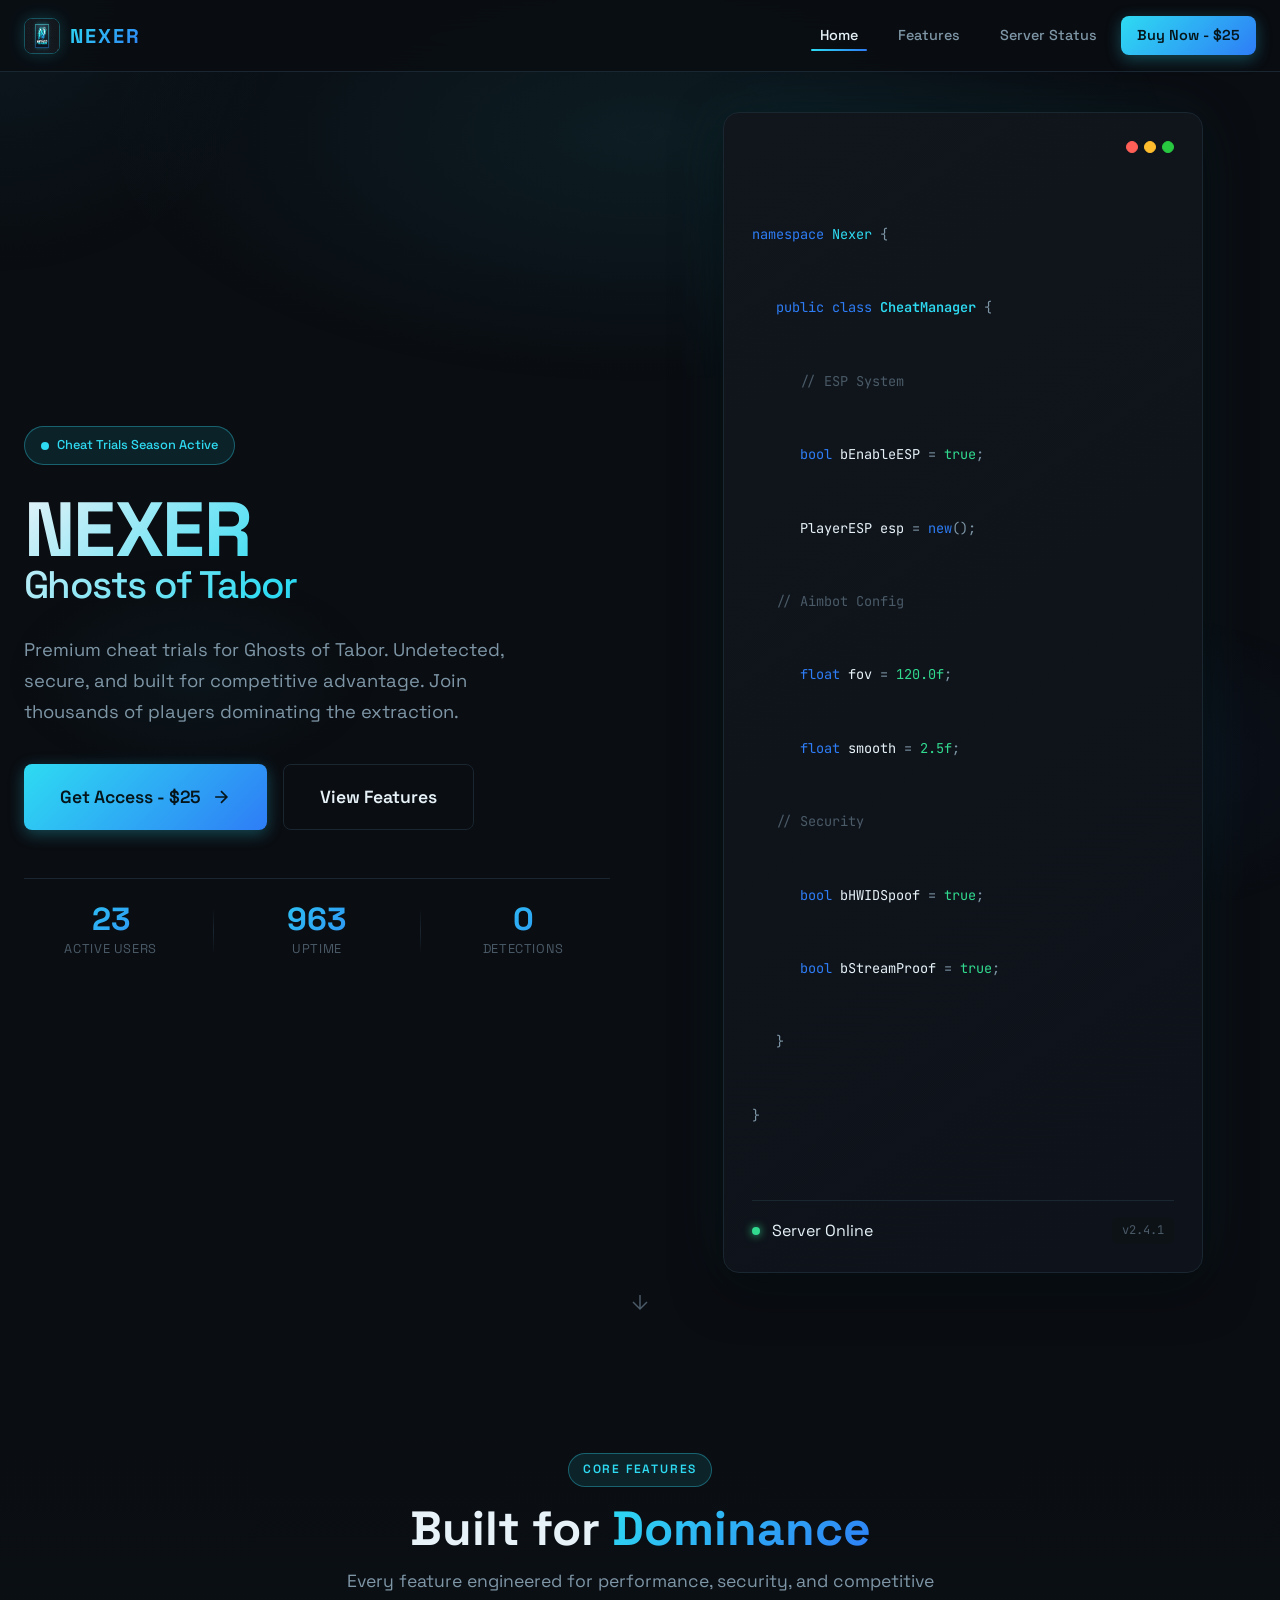
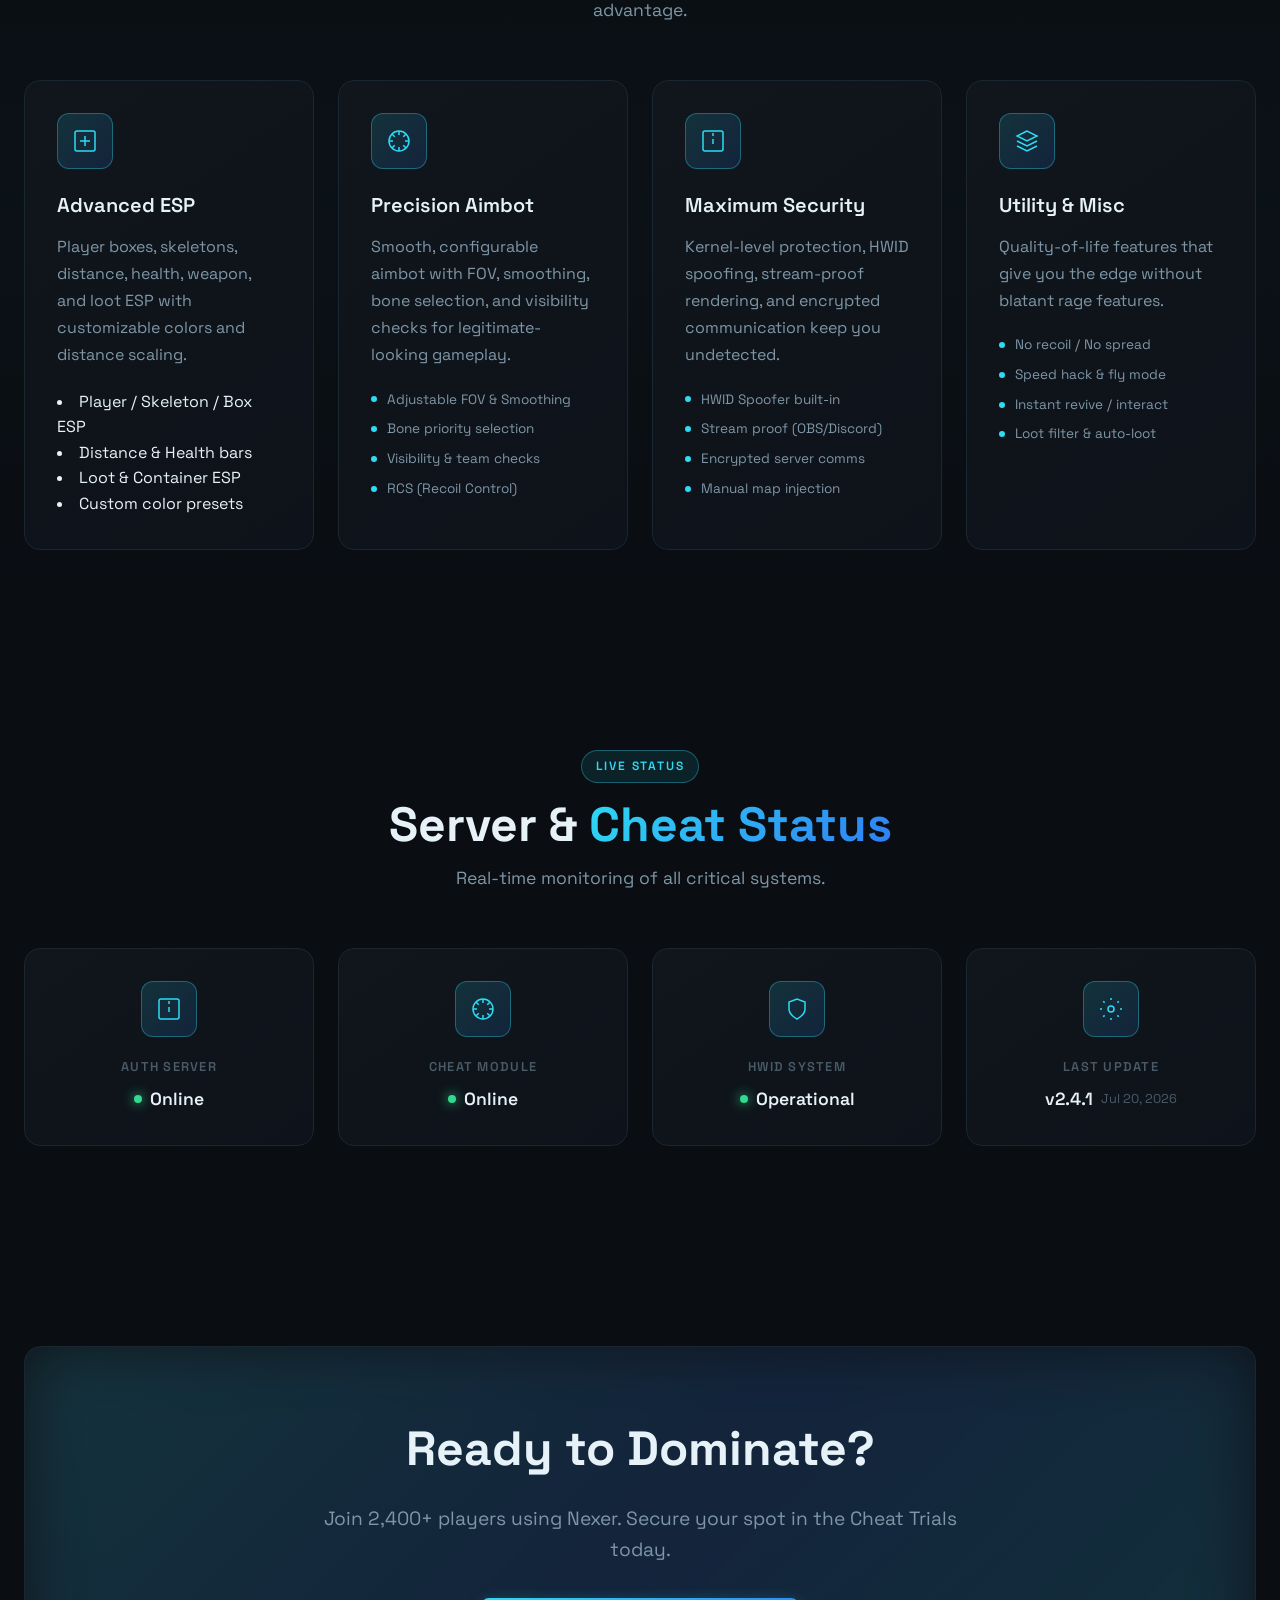
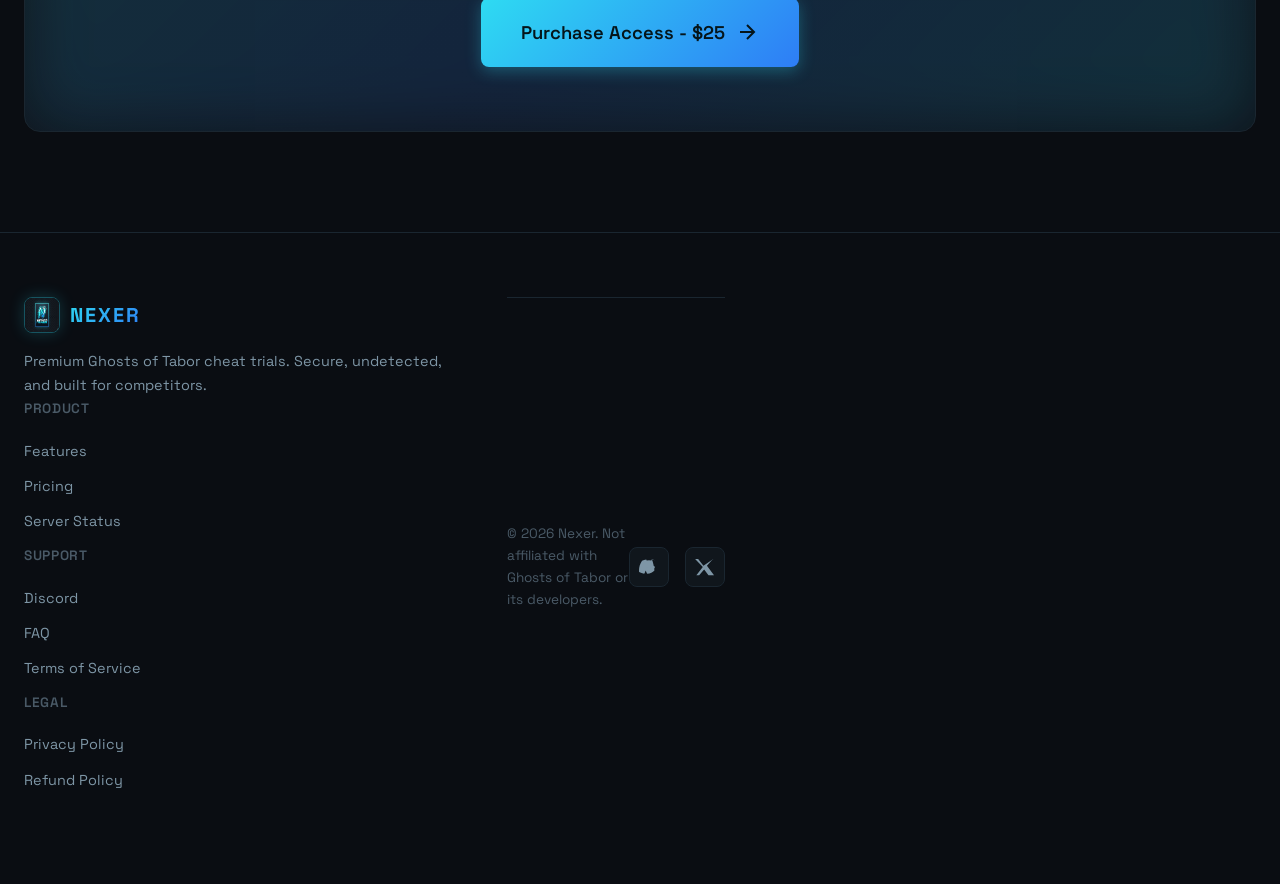
<file: index.html>
<!DOCTYPE html>
<html lang="en">
<head>
  <meta charset="UTF-8">
  <meta name="viewport" content="width=device-width, initial-scale=1.0">
  <meta name="description" content="Nexer - Premium Ghosts of Tabor Cheat Trials. Secure, undetected, and feature-rich.">
  <title>Nexer | Ghosts of Tabor Cheat Trials</title>
  <link rel="preconnect" href="https://fonts.googleapis.com">
  <link rel="preconnect" href="https://fonts.gstatic.com" crossorigin>
  <link href="https://fonts.googleapis.com/css2?family=Space+Grotesk:wght@400;500;600;700&family=JetBrains+Mono:wght@400;500&display=swap" rel="stylesheet">
  <link rel="stylesheet" href="css/styles.css">
  <link rel="icon" type="image/png" href="assets/images/logo.png">
</head>
<body>
  <div class="bg-glow" id="bgGlow"></div>
  <canvas id="hexCanvas"></canvas>

  <header class="header" id="header">
    <div class="container header-inner">
      <a href="index.html" class="logo" aria-label="Nexer Home">
        <img src="assets/images/logo.png" alt="Nexer" class="logo-img">
        <span class="logo-text">NEXER</span>
      </a>
      <nav class="nav" id="nav">
        <a href="index.html" class="nav-link active">Home</a>
        <a href="#features" class="nav-link">Features</a>
        <a href="#status" class="nav-link">Server Status</a>
        <a href="buy.html" class="nav-link nav-cta">Buy Now - $25</a>
      </nav>
      <button class="mobile-menu-btn" id="mobileMenuBtn" aria-label="Toggle menu">
        <span></span>
        <span></span>
        <span></span>
      </button>
    </header>

  <main>
    <section class="hero" id="hero">
      <div class="container">
        <div class="hero-content">
          <div class="hero-badge">
            <span class="pulse-dot"></span>
            <span>Cheat Trials Season Active</span>
          </div>
          <h1 class="hero-title">
            NEXER
            <span class="hero-subtitle">Ghosts of Tabor</span>
          </h1>
          <p class="hero-desc">
            Premium cheat trials for Ghosts of Tabor. Undetected, secure, and built for competitive advantage. 
            Join thousands of players dominating the extraction.
          </p>
          <div class="hero-actions">
            <a href="buy.html" class="btn btn-primary btn-lg">
              <span>Get Access - $25</span>
              <svg width="20" height="20" viewBox="0 0 24 24" fill="none" stroke="currentColor" stroke-width="2">
                <path d="M5 12h14M12 5l7 7-7 7"/>
              </svg>
            </a>
            <a href="#features" class="btn btn-secondary btn-lg">View Features</a>
          </div>
          <div class="hero-stats">
            <div class="stat">
              <span class="stat-value">2.4k+</span>
              <span class="stat-label">Active Users</span>
            </div>
            <div class="stat-divider"></div>
            <div class="stat">
              <span class="stat-value">99.9%</span>
              <span class="stat-label">Uptime</span>
            </div>
            <div class="stat-divider"></div>
            <div class="stat">
              <span class="stat-value">0</span>
              <span class="stat-label">Detections</span>
            </div>
          </div>
        </div>
        <div class="hero-visual">
          <div class="hero-card" id="heroCard">
            <div class="card-glow"></div>
            <div class="card-content">
              <div class="card-header">
                <div class="card-dots">
                  <span></span><span></span><span></span>
                </div>
              </div>
              <div class="card-body">
                <div class="code-lines">
                  <div class="code-line"><span class="code-keyword">namespace</span> <span class="code-class">Nexer</span> {</div>
                  <div class="code-line indent"><span class="code-keyword">public</span> <span class="code-keyword">class</span> <span class="code-function">CheatManager</span> {</div>
                  <div class="code-line indent2"><span class="code-comment">// ESP System</span></div>
                  <div class="code-line indent2"><span class="code-keyword">bool</span> <span class="code-variable">bEnableESP</span> = <span class="code-value">true</span>;</div>
                  <div class="code-line indent2"><span class="code-variable">PlayerESP</span> <span class="code-variable">esp</span> = <span class="code-keyword">new</span>();</div>
                  <div class="code-line indent"><span class="code-comment">// Aimbot Config</span></div>
                  <div class="code-line indent2"><span class="code-keyword">float</span> <span class="code-variable">fov</span> = <span class="code-value">120.0f</span>;</div>
                  <div class="code-line indent2"><span class="code-keyword">float</span> <span class="code-variable">smooth</span> = <span class="code-value">2.5f</span>;</div>
                  <div class="code-line indent"><span class="code-comment">// Security</span></div>
                  <div class="code-line indent2"><span class="code-keyword">bool</span> <span class="code-variable">bHWIDSpoof</span> = <span class="code-value">true</span>;</div>
                  <div class="code-line indent2"><span class="code-keyword">bool</span> <span class="code-variable">bStreamProof</span> = <span class="code-value">true</span>;</div>
                  <div class="code-line indent">}</div>
                  <div class="code-line">}</div>
                </div>
              </div>
              <div class="card-footer">
                <span class="status-dot online"></span>
                <span>Server Online</span>
                <span class="version">v2.4.1</span>
              </div>
            </div>
          </div>
        </div>
      </div>
      <div class="scroll-indicator" id="scrollIndicator">
        <svg width="24" height="24" viewBox="0 0 24 24" fill="none" stroke="currentColor" stroke-width="1.5">
          <path d="M12 5v14M19 12l-7 7-7-7"/>
        </svg>
      </div>
    </section>

    <section class="features" id="features">
      <div class="container">
        <header class="section-header">
          <span class="section-tag">Core Features</span>
          <h2 class="section-title">Built for <span class="highlight">Dominance</span></h2>
          <p class="section-desc">Every feature engineered for performance, security, and competitive advantage.</p>
        </header>
        <div class="features-grid">
          <article class="feature-card" data-feature="esp">
            <div class="feature-icon">
              <svg width="24" height="24" viewBox="0 0 24 24" fill="none" stroke="currentColor" stroke-width="1.5">
                <rect x="2" y="2" width="20" height="20" rx="2"/>
                <path d="M7 12h10M12 7v10"/>
              </svg>
            </div>
            <h3>Advanced ESP</h3>
            <p>Player boxes, skeletons, distance, health, weapon, and loot ESP with customizable colors and distance scaling.</            <ul class="feature-details">
              <li>Player / Skeleton / Box ESP</li>
              <li>Distance & Health bars</li>
              <li>Loot & Container ESP</li>
              <li>Custom color presets</li>
            </ul>
          </article>
          <article class="feature-card" data-feature="aimbot">
            <div class="feature-icon">
              <svg width="24" height="24" viewBox="0 0 24 24" fill="none" stroke="currentColor" stroke-width="1.5">
                <circle cx="12" cy="12" r="10"/>
                <path d="M12 2v4M12 18v4M4.93 4.93l2.83 2.83M16.24 16.24l2.83 2.83M2 12h4M18 12h4M4.93 19.07l2.83-2.83M16.24 7.76l2.83-2.83"/>
              </svg>
            </div>
            <h3>Precision Aimbot</h3>
            <p>Smooth, configurable aimbot with FOV, smoothing, bone selection, and visibility checks for legitimate-looking gameplay.
            <ul class="feature-details">
              <li>Adjustable FOV & Smoothing</li>
              <li>Bone priority selection</li>
              <li>Visibility & team checks</li>
              <li>RCS (Recoil Control)</li>
            </ul>
          </article>
          <article class="feature-card" data-feature="security">
            <div class="feature-icon">
              <svg width="24" height="24" viewBox="0 0 24 24" fill="none" stroke="currentColor" stroke-width="1.5">
                <rect x="2" y="2" width="20" height="20" rx="2"/>
                <path d="M12 15v-5M12 7v-3"/>
              </svg>
            </div>
            <h3>Maximum Security</h3>
            <p>Kernel-level protection, HWID spoofing, stream-proof rendering, and encrypted communication keep you undetected.
            <ul class="feature-details">
              <li>HWID Spoofer built-in</li>
              <li>Stream proof (OBS/Discord)</li>
              <li>Encrypted server comms</li>
              <li>Manual map injection</li>
            </ul>
          </article>
          <article class="feature-card" data-feature="misc">
            <div class="feature-icon">
              <svg width="24" height="24" viewBox="0 0 24 24" fill="none" stroke="currentColor" stroke-width="1.5">
                <path d="M12 2L2 7l10 5 10-5-10-5zM2 17l10 5 10-5M2 12l10 5 10-5"/>
              </svg>
            </div>
            <h3>Utility & Misc</h3>
            <p>Quality-of-life features that give you the edge without blatant rage features.
            <ul class="feature-details">
              <li>No recoil / No spread</li>
              <li>Speed hack & fly mode</li>
              <li>Instant revive / interact</li>
              <li>Loot filter & auto-loot</li>
            </ul>
          </article>
        </div>
      </div>
    </section>

    <section class="status-section" id="status">
      <div class="container">
        <header class="section-header">
          <span class="section-tag">Live Status</span>
          <h2 class="section-title">Server & <span class="highlight">Cheat Status</span></h2>
          <p class="section-desc">Real-time monitoring of all critical systems.</p>
        </header>
        <div class="status-grid">
          <div class="status-card">
            <div class="status-icon">
              <svg width="24" height="24" viewBox="0 0 24 24" fill="none" stroke="currentColor" stroke-width="1.5">
                <rect x="2" y="2" width="20" height="20" rx="2"/>
                <path d="M12 15v-5M12 7v-3"/>
              </svg>
            </div>
            <div class="status-info">
              <span class="status-label">Auth Server</span>
              <div class="status-value">
                <span class="status-indicator online"></span>
                <span>Online</span>
              </div>
            </div>
          </div>
          <div class="status-card">
            <div class="status-icon">
              <svg width="24" height="24" viewBox="0 0 24 24" fill="none" stroke="currentColor" stroke-width="1.5">
                <circle cx="12" cy="12" r="10"/>
                <path d="M12 2v4M12 18v4M4.93 4.93l2.83 2.83M16.24 16.24l2.83 2.83M2 12h4M18 12h4M4.93 19.07l2.83-2.83M16.24 7.76l2.83-2.83"/>
              </svg>
            </div>
            <div class="status-info">
              <span class="status-label">Cheat Module</span>
              <div class="status-value">
                <span class="status-indicator online"></span>
                <span>Online</span>
              </div>
            </div>
          </div>
          <div class="status-card">
            <div class="status-icon">
              <svg width="24" height="24" viewBox="0 0 24 24" fill="none" stroke="currentColor" stroke-width="1.5">
                <path d="M12 22s8-4 8-10V5l-8-3-8 3v7c0 6 8 10 8 10z"/>
              </svg>
            </div>
            <div class="status-info">
              <span class="status-label">HWID System</span>
              <div class="status-value">
                <span class="status-indicator online"></span>
                <span>Operational</span>
              </div>
            </div>
          </div>
          <div class="status-card">
            <div class="status-icon">
              <svg width="24" height="24" viewBox="0 0 24 24" fill="none" stroke="currentColor" stroke-width="1.5">
                <circle cx="12" cy="12" r="3"/>
                <path d="M12 1v2M12 21v2M4.22 4.22l1.42 1.42M18.36 18.36l1.42 1.42M1 12h2M21 12h2M4.22 19.78l1.42-1.42M18.36 5.64l1.42-1.42"/>
              </svg>
            </div>
            <div class="status-info">
              <span class="status-label">Last Update</span>
              <div class="status-value">
                <span>v2.4.1</span>
                <span class="status-sub">Jul 20, 2026</span>
              </div>
            </div>
          </div>
        </div>
      </div>
    </section>

    <section class="cta-section">
      <div class="container">
        <div class="cta-card">
          <div class="cta-glow"></div>
          <div class="cta-content">
            <h2>Ready to Dominate?</h2>
            <p>Join 2,400+ players using Nexer. Secure your spot in the Cheat Trials today.</p>
            <a href="buy.html" class="btn btn-primary btn-xl">
              <span>Purchase Access - $25</span>
              <svg width="24" height="24" viewBox="0 0 24 24" fill="none" stroke="currentColor" stroke-width="2">
                <path d="M5 12h14M12 5l7 7-7 7"/>
              </svg>
            </a>
          </div>
        </div>
      </div>
    </section>
  </main>

  <footer class="footer">
    <div class="container">
      <div class="footer-grid">
        <div class="footer-brand">
          <a href="index.html" class="logo">
            <img src="assets/images/logo.png" alt="Nexer" class="logo-img">
            <span class="logo-text">NEXER</span>
          </a>
          <p>Premium Ghosts of Tabor cheat trials. Secure, undetected, and built for competitors.</        </div>
        <div class="footer-links">
          <h4>Product</h4>
          <a href="#features">Features</a>
          <a href="buy.html">Pricing</a>
          <a href="#status">Server Status</a>
        </div>
        <div class="footer-links">
          <h4>Support</h4>
          <a href="https://discord.gg/ghostsoftabor" target="_blank" rel="noopener">Discord</a>
          <a href="buy.html#faq">FAQ</a>
          <a href="buy.html#tos">Terms of Service</a>
        </div>
        <div class="footer-links">
          <h4>Legal</h4>
          <a href="buy.html#privacy">Privacy Policy</a>
          <a href="buy.html#refund">Refund Policy</a>
        </div>
      </div>
      <div class="footer-bottom">
        <p>&copy; 2026 Nexer. Not affiliated with Ghosts of Tabor or its developers.</p>
        <div class="footer-social">
          <a href="https://discord.gg/ghostsoftabor" target="_blank" rel="noopener" aria-label="Discord">
            <svg width="20" height="20" viewBox="0 0 24 24" fill="currentColor">
              <path d="M20.317 4.37a19.791 19.791 0 0 0-4.885-1.515.074.074 0 0 0-.079.037c-.21.375-.444.864-.608 1.25a18.27 18.27 0 0 0-5.487 0 12.64 12.64 0 0 0-.617-1.25.077.077 0 0 0-.079-.037A19.736 19.736 0 0 0 3.676 4.37a.07.07 0 0 0-.032.027C.533 9.046-.32 13.58.099 18.057a.078.078 0 0 0 .023.04.07.07 0 0 0 .031.027 20.26 20.26 0 0 0 5.973 2.075.077.077 0 0 0 .08-.037c.462-.63.87-1.39 1.158-2.26a22.14 22.14 0 0 0 .582-1.28.076.076 0 0 1 .077-.077h.077a.076.076 0 0 1 .077.077c.13.504.3.98.582 1.28.315.91.755 1.71 1.158 2.26a.077.077 0 0 0 .08.037c3.516-.556 6.573-1.838 8.479-4.11a.069.069 0 0 0 .03-.028.062.062 0 0 0-.012-.079c-.406-4.537-1.358-9.143-3.19-13.62a.06.06 0 0 0-.03-.028z"/>
              <path d="M10.07 15.79c-.82 0-1.5-.74-1.5-1.63 0-.97.83-1.87 1.7-1.87.78 0 1.42.75 1.42 1.69-.02 1.05-.9 1.78-1.62 1.81zm7.34-1.61c-.83 0-1.5-.76-1.5-1.63 0-.97.83-1.87 1.7-1.87.78 0 1.42.75 1.42 1.69-.02 1.05-.9 1.78-1.62 1.81z"/>
            </svg>
          </a>
          <a href="https://twitter.com" target="_blank" rel="noopener" aria-label="Twitter">
            <svg width="20" height="20" viewBox="0 0 24 24" fill="currentColor">
              <path d="M18.244 2.25h3.308l-7.227 8.26 8.502 11.24H16.17l-5.214-6.817L4.99 21.75H1.64l7.73-9.889L.12 2.25h3.66l6.318 8.382L21.972 2.25h-3.726Z"/>
            </svg>
          </a>
        </div>
      </div>
    </footer>
  </div>

  <script src="js/main.js"></script>
</body>
</html>
</file>
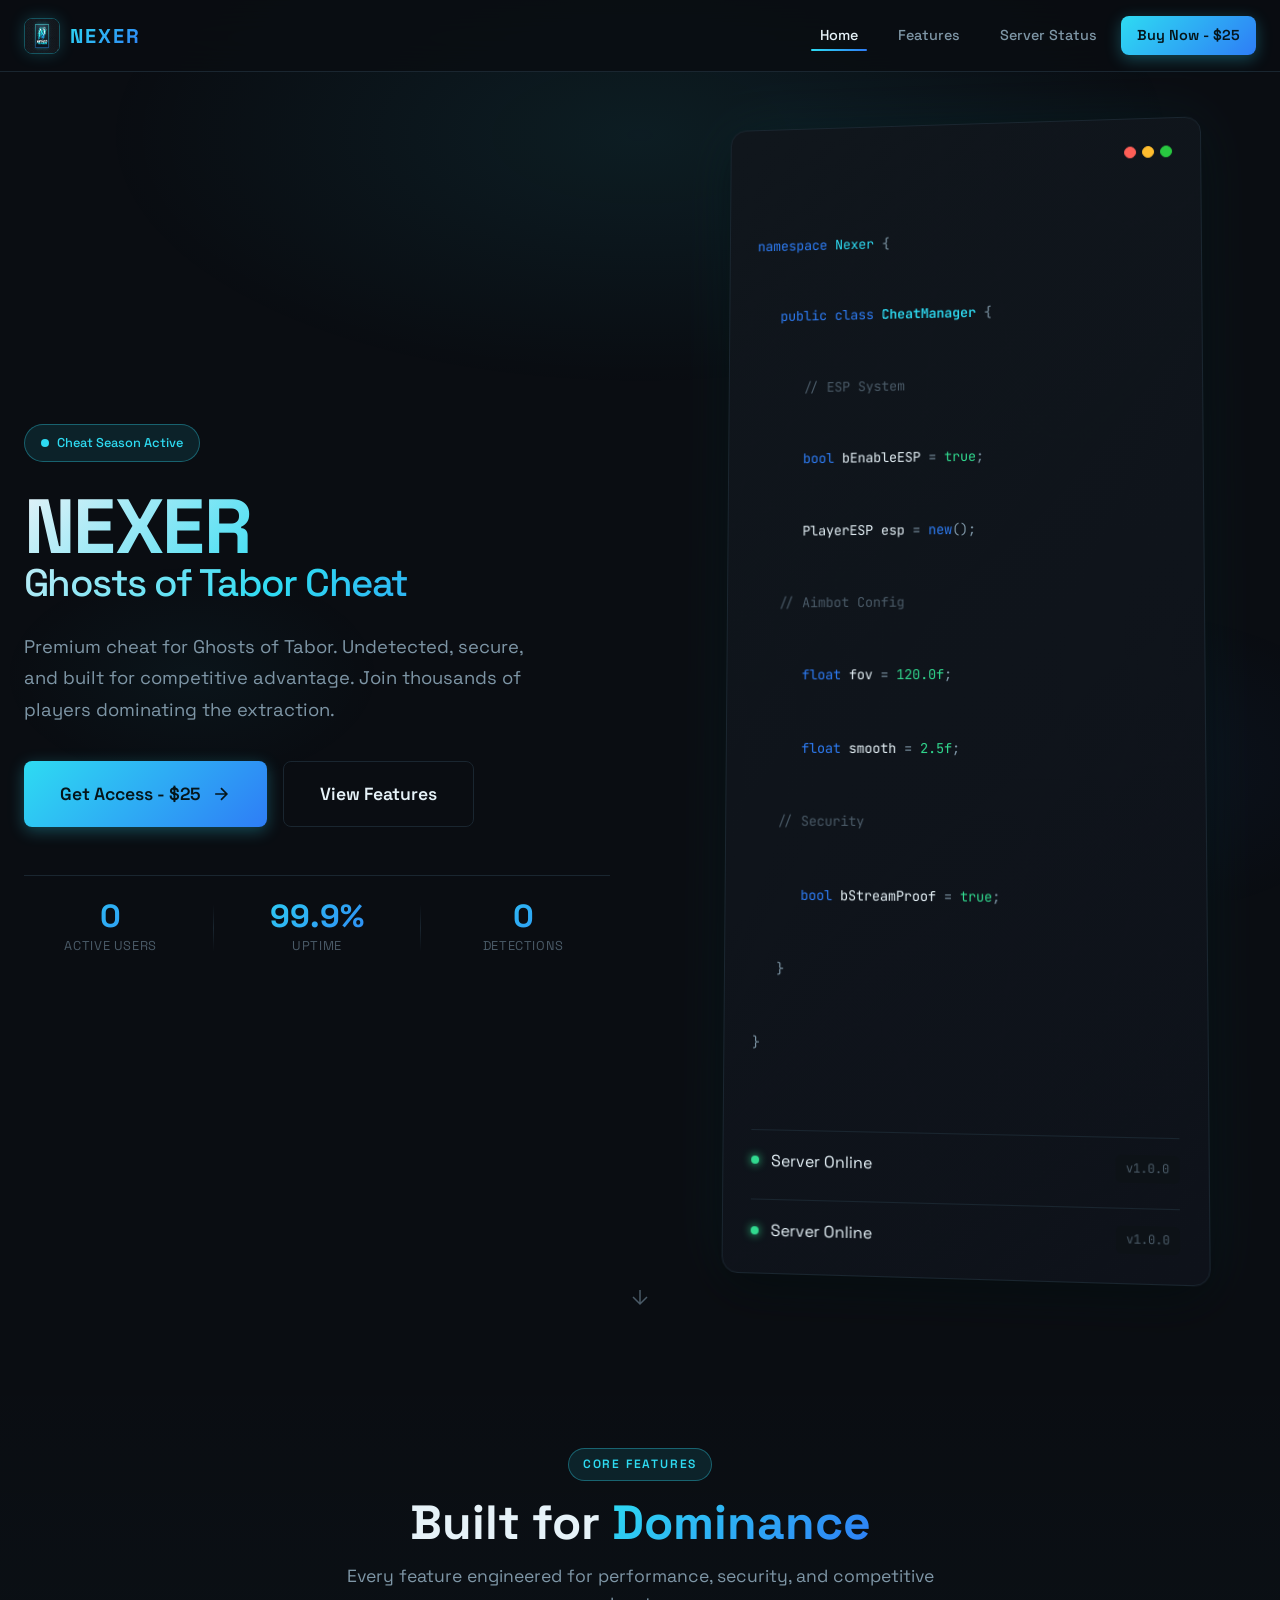
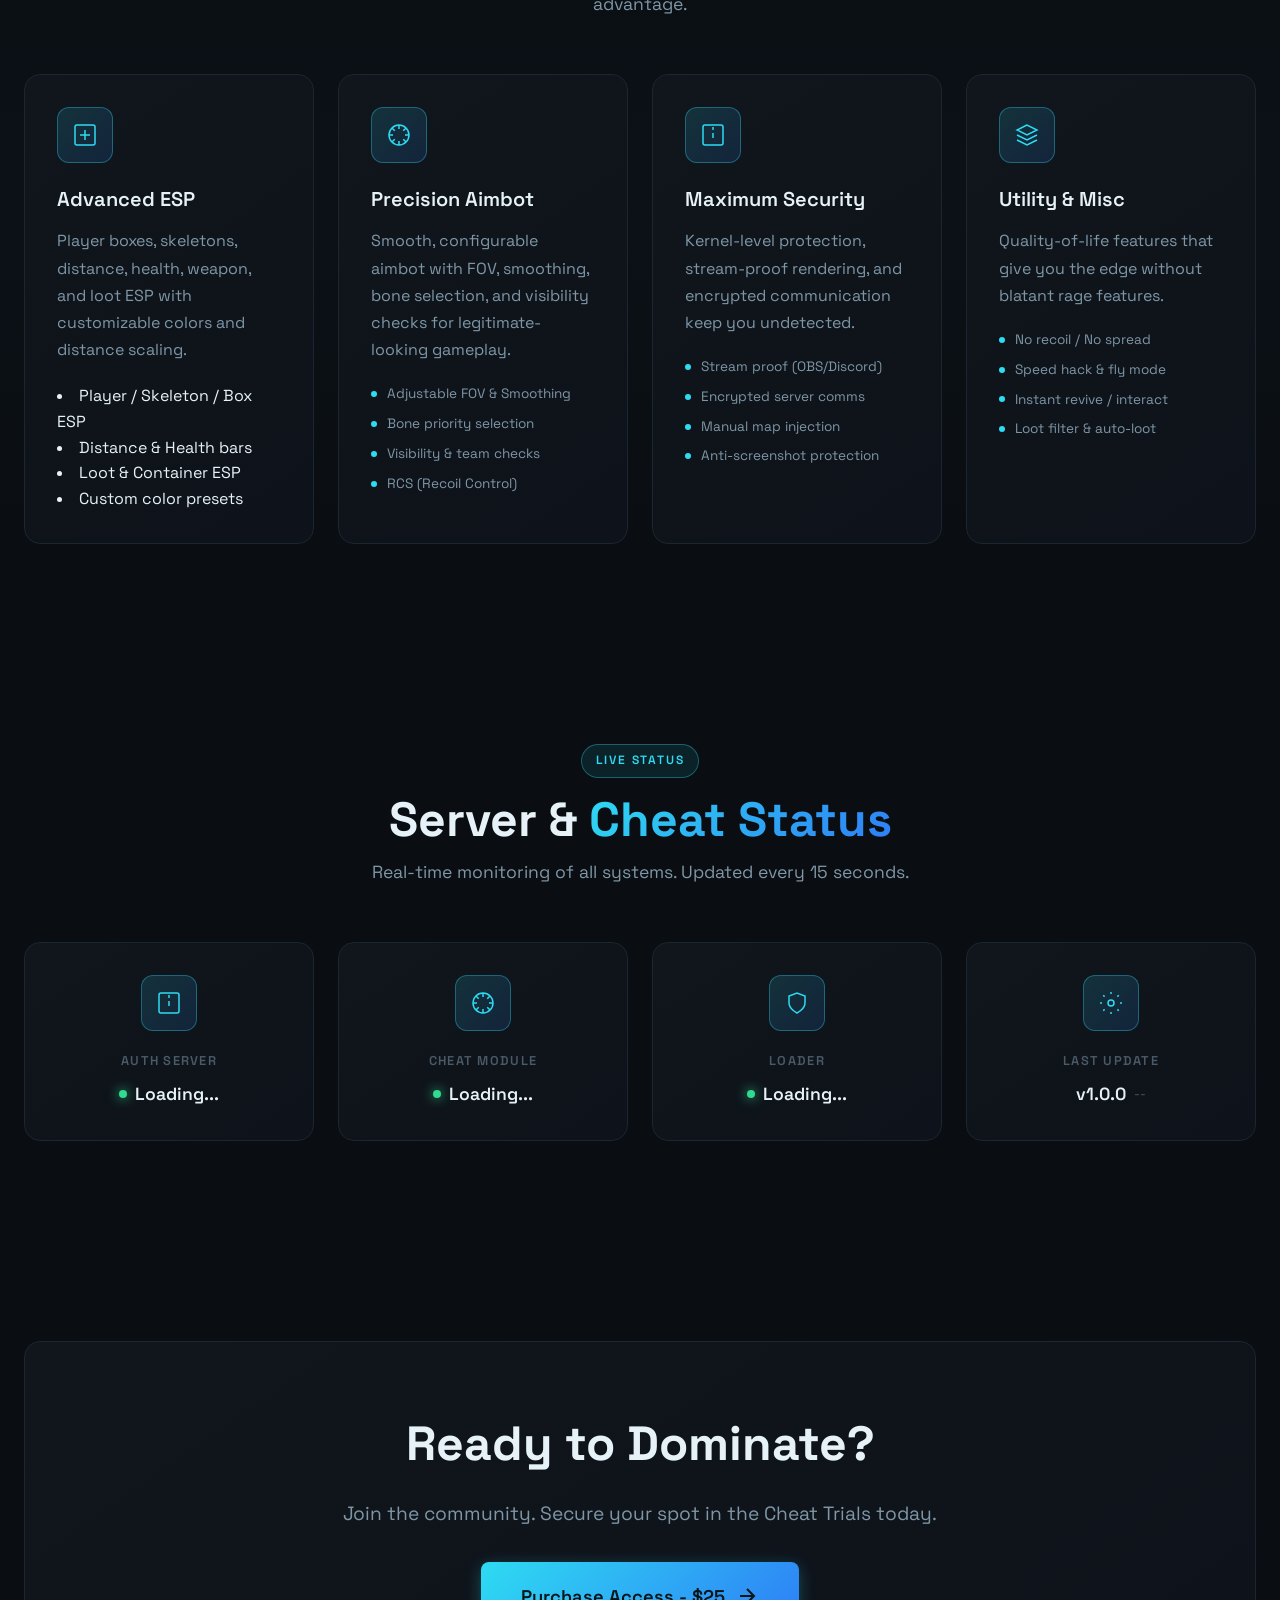
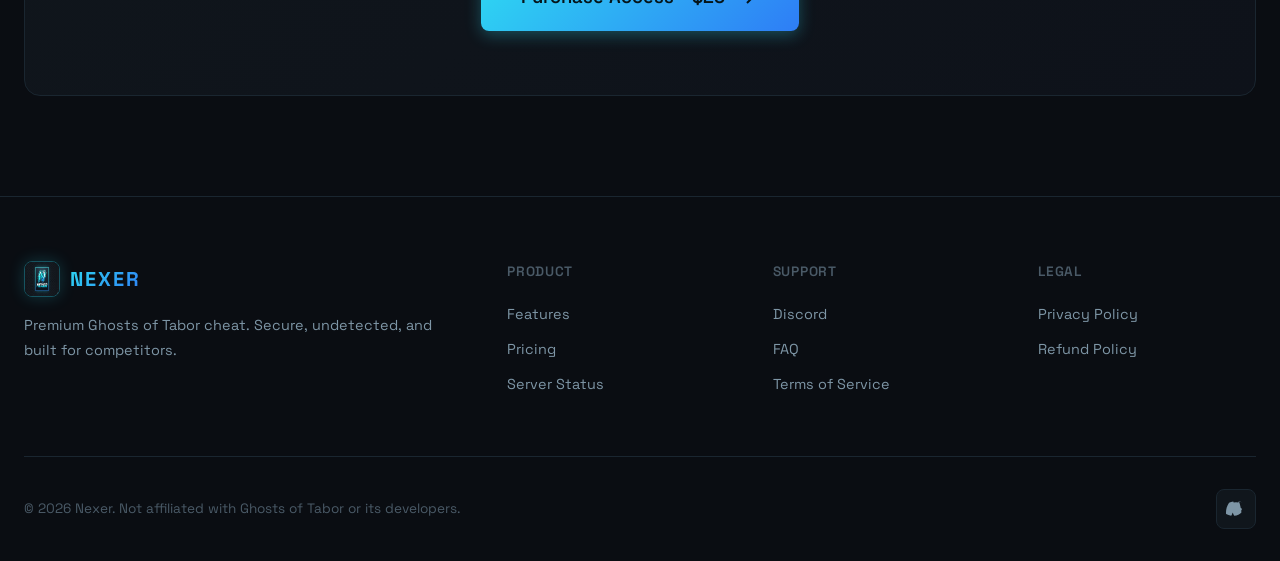
<file: docs/index.html>
<!DOCTYPE html>
<html lang="en">
<head>
  <meta charset="UTF-8">
  <meta name="viewport" content="width=device-width, initial-scale=1.0">
  <meta name="description" content="Nexer - Premium Ghosts of Tabor Cheat Trials. Secure, undetected, and feature-rich.">
  <title>Nexer | Ghosts of Tabor Cheat Trials</title>
  <link rel="preconnect" href="https://fonts.googleapis.com">
  <link rel="preconnect" href="https://fonts.gstatic.com" crossorigin>
  <link href="https://fonts.googleapis.com/css2?family=Space+Grotesk:wght@400;500;600;700&family=JetBrains+Mono:wght@400;500&display=swap" rel="stylesheet">
  <link rel="stylesheet" href="css/styles.css">
  <link rel="icon" type="image/png" href="assets/images/logo.png">
</head>
<body>
  <div class="bg-glow" id="bgGlow"></div>
  <canvas id="hexCanvas"></canvas>

  <header class="header" id="header">
    <div class="container header-inner">
      <a href="index.html" class="logo" aria-label="Nexer Home">
        <img src="assets/images/logo.png" alt="Nexer" class="logo-img">
        <span class="logo-text">NEXER</span>
      </a>
      <nav class="nav" id="nav">
        <a href="index.html" class="nav-link active">Home</a>
        <a href="#features" class="nav-link">Features</a>
        <a href="#status" class="nav-link">Server Status</a>
        <a href="buy.html" class="nav-link nav-cta">Buy Now - $25</a>
      </nav>
      <button class="mobile-menu-btn" id="mobileMenuBtn" aria-label="Toggle menu">
        <span></span>
        <span></span>
        <span></span>
      </button>
    </header>

  <main>
    <section class="hero" id="hero">
      <div class="container">
        <div class="hero-content">
          <div class="hero-badge">
            <span class="pulse-dot"></span>
            <span>Cheat Season Active</span>
          </div>
          <h1 class="hero-title">
            NEXER
            <span class="hero-subtitle">Ghosts of Tabor Cheat</span>
          </h1>
          <p class="hero-desc">
            Premium cheat for Ghosts of Tabor. Undetected, secure, and built for competitive advantage. 
            Join thousands of players dominating the extraction.
          </p>
          <div class="hero-actions">
            <a href="buy.html" class="btn btn-primary btn-lg">
              <span>Get Access - $25</span>
              <svg width="20" height="20" viewBox="0 0 24 24" fill="none" stroke="currentColor" stroke-width="2">
                <path d="M5 12h14M12 5l7 7-7 7"/>
              </svg>
            </a>
            <a href="#features" class="btn btn-secondary btn-lg">View Features</a>
          </div>
          <div class="hero-stats">
            <div class="stat">
              <span class="stat-value" id="heroUsers">0</span>
              <span class="stat-label">Active Users</span>
            </div>
            <div class="stat-divider"></div>
            <div class="stat">
              <span class="stat-value" id="heroUptime">99.9%</span>
              <span class="stat-label">Uptime</span>
            </div>
            <div class="stat-divider"></div>
            <div class="stat">
              <span class="stat-value">0</span>
              <span class="stat-label">Detections</span>
            </div>
          </div>
        </div>
        <div class="hero-visual">
          <div class="hero-card" id="heroCard">
            <div class="card-glow"></div>
            <div class="card-content">
              <div class="card-header">
                <div class="card-dots">
                  <span></span><span></span><span></span>
                </div>
              </div>
              <div class="card-body">
<div class="code-lines">
                <div class="code-line"><span class="code-keyword">namespace</span> <span class="code-class">Nexer</span> {</div>
                <div class="code-line indent"><span class="code-keyword">public</span> <span class="code-keyword">class</span> <span class="code-function">CheatManager</span> {</div>
                <div class="code-line indent2"><span class="code-comment">// ESP System</span></div>
                <div class="code-line indent2"><span class="code-keyword">bool</span> <span class="code-variable">bEnableESP</span> = <span class="code-value">true</span>;</div>
                <div class="code-line indent2"><span class="code-variable">PlayerESP</span> <span class="code-variable">esp</span> = <span class="code-keyword">new</span>();</div>
                <div class="code-line indent"><span class="code-comment">// Aimbot Config</span></div>
                <div class="code-line indent2"><span class="code-keyword">float</span> <span class="code-variable">fov</span> = <span class="code-value">120.0f</span>;</div>
                <div class="code-line indent2"><span class="code-keyword">float</span> <span class="code-variable">smooth</span> = <span class="code-value">2.5f</span>;</div>
                <div class="code-line indent"><span class="code-comment">// Security</span></div>
                <div class="code-line indent2"><span class="code-keyword">bool</span> <span class="code-variable">bStreamProof</span> = <span class="code-value">true</span>;</div>
                <div class="code-line indent">}</div>
                <div class="code-line">}</div>
              </div>
              <div class="card-footer">
                <span class="status-dot online"></span>
                <span>Server Online</span>
                <span class="version">v1.0.0</span>
              </div>
</div>
              <div class="card-footer">
                <span class="status-dot online"></span>
                <span>Server Online</span>
                <span class="version">v1.0.0</span>
              </div>
            </div>
          </div>
        </div>
      </div>
      <div class="scroll-indicator" id="scrollIndicator">
        <svg width="24" height="24" viewBox="0 0 24 24" fill="none" stroke="currentColor" stroke-width="1.5">
          <path d="M12 5v14M19 12l-7 7-7-7"/>
        </svg>
      </div>
    </section>

    <section class="features" id="features">
      <div class="container">
        <header class="section-header">
          <span class="section-tag">Core Features</span>
          <h2 class="section-title">Built for <span class="highlight">Dominance</span></h2>
          <p class="section-desc">Every feature engineered for performance, security, and competitive advantage.</p>
        </header>
        <div class="features-grid">
          <article class="feature-card" data-feature="esp">
            <div class="feature-icon">
              <svg width="24" height="24" viewBox="0 0 24 24" fill="none" stroke="currentColor" stroke-width="1.5">
                <rect x="2" y="2" width="20" height="20" rx="2"/>
                <path d="M7 12h10M12 7v10"/>
              </svg>
            </div>
            <h3>Advanced ESP</h3>
            <p>Player boxes, skeletons, distance, health, weapon, and loot ESP with customizable colors and distance scaling.</            <ul class="feature-details">
              <li>Player / Skeleton / Box ESP</li>
              <li>Distance & Health bars</li>
              <li>Loot & Container ESP</li>
              <li>Custom color presets</li>
            </ul>
          </article>
          <article class="feature-card" data-feature="aimbot">
            <div class="feature-icon">
              <svg width="24" height="24" viewBox="0 0 24 24" fill="none" stroke="currentColor" stroke-width="1.5">
                <circle cx="12" cy="12" r="10"/>
                <path d="M12 2v4M12 18v4M4.93 4.93l2.83 2.83M16.24 16.24l2.83 2.83M2 12h4M18 12h4M4.93 19.07l2.83-2.83M16.24 7.76l2.83-2.83"/>
              </svg>
            </div>
            <h3>Precision Aimbot</h3>
            <p>Smooth, configurable aimbot with FOV, smoothing, bone selection, and visibility checks for legitimate-looking gameplay.
            <ul class="feature-details">
              <li>Adjustable FOV & Smoothing</li>
              <li>Bone priority selection</li>
              <li>Visibility & team checks</li>
              <li>RCS (Recoil Control)</li>
            </ul>
          </article>
          <article class="feature-card" data-feature="security">
            <div class="feature-icon">
              <svg width="24" height="24" viewBox="0 0 24 24" fill="none" stroke="currentColor" stroke-width="1.5">
                <rect x="2" y="2" width="20" height="20" rx="2"/>
                <path d="M12 15v-5M12 7v-3"/>
              </svg>
            </div>
            <h3>Maximum Security</h3>
            <p>Kernel-level protection, stream-proof rendering, and encrypted communication keep you undetected.
            <ul class="feature-details">
              <li>Stream proof (OBS/Discord)</li>
              <li>Encrypted server comms</li>
              <li>Manual map injection</li>
              <li>Anti-screenshot protection</li>
            </ul>
          </article>
          <article class="feature-card" data-feature="misc">
            <div class="feature-icon">
              <svg width="24" height="24" viewBox="0 0 24 24" fill="none" stroke="currentColor" stroke-width="1.5">
                <path d="M12 2L2 7l10 5 10-5-10-5zM2 17l10 5 10-5M2 12l10 5 10-5"/>
              </svg>
            </div>
            <h3>Utility & Misc</h3>
            <p>Quality-of-life features that give you the edge without blatant rage features.
            <ul class="feature-details">
              <li>No recoil / No spread</li>
              <li>Speed hack & fly mode</li>
              <li>Instant revive / interact</li>
              <li>Loot filter & auto-loot</li>
            </ul>
          </article>
        </div>
      </div>
    </section>

    <section class="status-section" id="status">
      <div class="container">
        <header class="section-header">
          <span class="section-tag">Live Status</span>
          <h2 class="section-title">Server & <span class="highlight">Cheat Status</span></h2>
          <p class="section-desc">Real-time monitoring of all systems. Updated every 15 seconds.</p>
        </header>
        <div class="status-grid">
          <div class="status-card" id="status-api">
            <div class="status-icon">
              <svg width="24" height="24" viewBox="0 0 24 24" fill="none" stroke="currentColor" stroke-width="1.5">
                <rect x="2" y="2" width="20" height="20" rx="2"/>
                <path d="M12 15v-5M12 7v-3"/>
              </svg>
            </div>
            <div class="status-info">
              <span class="status-label">Auth Server</span>
              <div class="status-value">
                <span class="status-indicator" id="dot-api"></span>
                <span id="text-api">Loading...</span>
              </div>
            </div>
          </div>
          <div class="status-card" id="status-cheat">
            <div class="status-icon">
              <svg width="24" height="24" viewBox="0 0 24 24" fill="none" stroke="currentColor" stroke-width="1.5">
                <circle cx="12" cy="12" r="10"/>
                <path d="M12 2v4M12 18v4M4.93 4.93l2.83 2.83M16.24 16.24l2.83 2.83M2 12h4M18 12h4M4.93 19.07l2.83-2.83M16.24 7.76l2.83-2.83"/>
              </svg>
            </div>
            <div class="status-info">
              <span class="status-label">Cheat Module</span>
              <div class="status-value">
                <span class="status-indicator" id="dot-cheat"></span>
                <span id="text-cheat">Loading...</span>
              </div>
              <div class="status-message" id="status-cheat-msg"></div>
            </div>
          </div>
          <div class="status-card" id="status-loader">
            <div class="status-icon">
              <svg width="24" height="24" viewBox="0 0 24 24" fill="none" stroke="currentColor" stroke-width="1.5">
                <path d="M12 22s8-4 8-10V5l-8-3-8 3v7c0 6 8 10 8 10z"/>
              </svg>
            </div>
            <div class="status-info">
              <span class="status-label">Loader</span>
              <div class="status-value">
                <span class="status-indicator" id="dot-loader"></span>
                <span id="text-loader">Loading...</span>
              </div>
            </div>
          </div>
          <div class="status-card" id="status-update">
            <div class="status-icon">
              <svg width="24" height="24" viewBox="0 0 24 24" fill="none" stroke="currentColor" stroke-width="1.5">
                <circle cx="12" cy="12" r="3"/>
                <path d="M12 1v2M12 21v2M4.22 4.22l1.42 1.42M18.36 18.36l1.42 1.42M1 12h2M21 12h2M4.22 19.78l1.42-1.42M18.36 5.64l1.42-1.42"/>
              </svg>
            </div>
            <div class="status-info">
              <span class="status-label">Last Update</span>
              <div class="status-value">
                <span id="text-version">v1.0.0</span>
                <span class="status-sub" id="text-update-date">--</span>
              </div>
            </div>
          </div>
        </div>
      </div>
    </section>

    <section class="cta-section">
      <div class="container">
        <div class="cta-card">
          <div class="cta-glow"></div>
          <div class="cta-content">
            <h2>Ready to Dominate?</h2>
            <p>Join the community. Secure your spot in the Cheat Trials today.</p>
            <a href="buy.html" class="btn btn-primary btn-xl">
              <span>Purchase Access - $25</span>
              <svg width="24" height="24" viewBox="0 0 24 24" fill="none" stroke="currentColor" stroke-width="2">
                <path d="M5 12h14M12 5l7 7-7 7"/>
              </svg>
            </a>
          </div>
        </div>
      </div>
    </section>
  </main>

  <footer class="footer">
    <div class="container">
      <div class="footer-grid">
        <div class="footer-brand">
          <a href="index.html" class="logo">
            <img src="assets/images/logo.png" alt="Nexer" class="logo-img">
            <span class="logo-text">NEXER</span>
          </a>
          <p>Premium Ghosts of Tabor cheat. Secure, undetected, and built for competitors.</p>
        </div>
        <div class="footer-links">
          <h4>Product</h4>
          <a href="#features">Features</a>
          <a href="buy.html">Pricing</a>
          <a href="#status">Server Status</a>
        </div>
        <div class="footer-links">
          <h4>Support</h4>
          <a href="https://discord.gg/bTq38ASNTp" target="_blank" rel="noopener">Discord</a>
          <a href="buy.html#faq">FAQ</a>
          <a href="buy.html#tos">Terms of Service</a>
        </div>
        <div class="footer-links">
          <h4>Legal</h4>
          <a href="buy.html#privacy">Privacy Policy</a>
          <a href="buy.html#refund">Refund Policy</a>
        </div>
      </div>
      <div class="footer-bottom">
        <p>&copy; 2026 Nexer. Not affiliated with Ghosts of Tabor or its developers.</p>
        <div class="footer-social">
          <a href="https://discord.gg/bTq38ASNTp" target="_blank" rel="noopener" aria-label="Discord">
            <svg width="20" height="20" viewBox="0 0 24 24" fill="currentColor">
              <path d="M20.317 4.37a19.791 19.791 0 0 0-4.885-1.515.074.074 0 0 0-.079.037c-.21.375-.444.864-.608 1.25a18.27 18.27 0 0 0-5.487 0 12.64 12.64 0 0 0-.617-1.25.077.077 0 0 0-.079-.037A19.736 19.736 0 0 0 3.676 4.37a.07.07 0 0 0-.032.027C.533 9.046-.32 13.58.099 18.057a.078.078 0 0 0 .023.04.07.07 0 0 0 .031.027 20.26 20.26 0 0 0 5.973 2.075.077.077 0 0 0 .08-.037c.462-.63.87-1.39 1.158-2.26a22.14 22.14 0 0 0 .582-1.28.076.076 0 0 1 .077-.077h.077a.076.076 0 0 1 .077.077c.13.504.3.98.582 1.28.315.91.755 1.71 1.158 2.26a.077.077 0 0 0 .08.037c3.516-.556 6.573-1.838 8.479-4.11a.069.069 0 0 0 .03-.028.062.062 0 0 0-.012-.079c-.406-4.537-1.358-9.143-3.19-13.62a.06.06 0 0 0-.03-.028z"/>
              <path d="M10.07 15.79c-.82 0-1.5-.74-1.5-1.63 0-.97.83-1.87 1.7-1.87.78 0 1.42.75 1.42 1.69-.02 1.05-.9 1.78-1.62 1.81zm7.34-1.61c-.83 0-1.5-.76-1.5-1.63 0-.97.83-1.87 1.7-1.87.78 0 1.42.75 1.42 1.69-.02 1.05-.9 1.78-1.62 1.81z"/>
            </svg>
          </a>
        </div>
      </div>
    </footer>
  </div>

  <script src="js/main.js"></script>
</body>
</html>
</file>
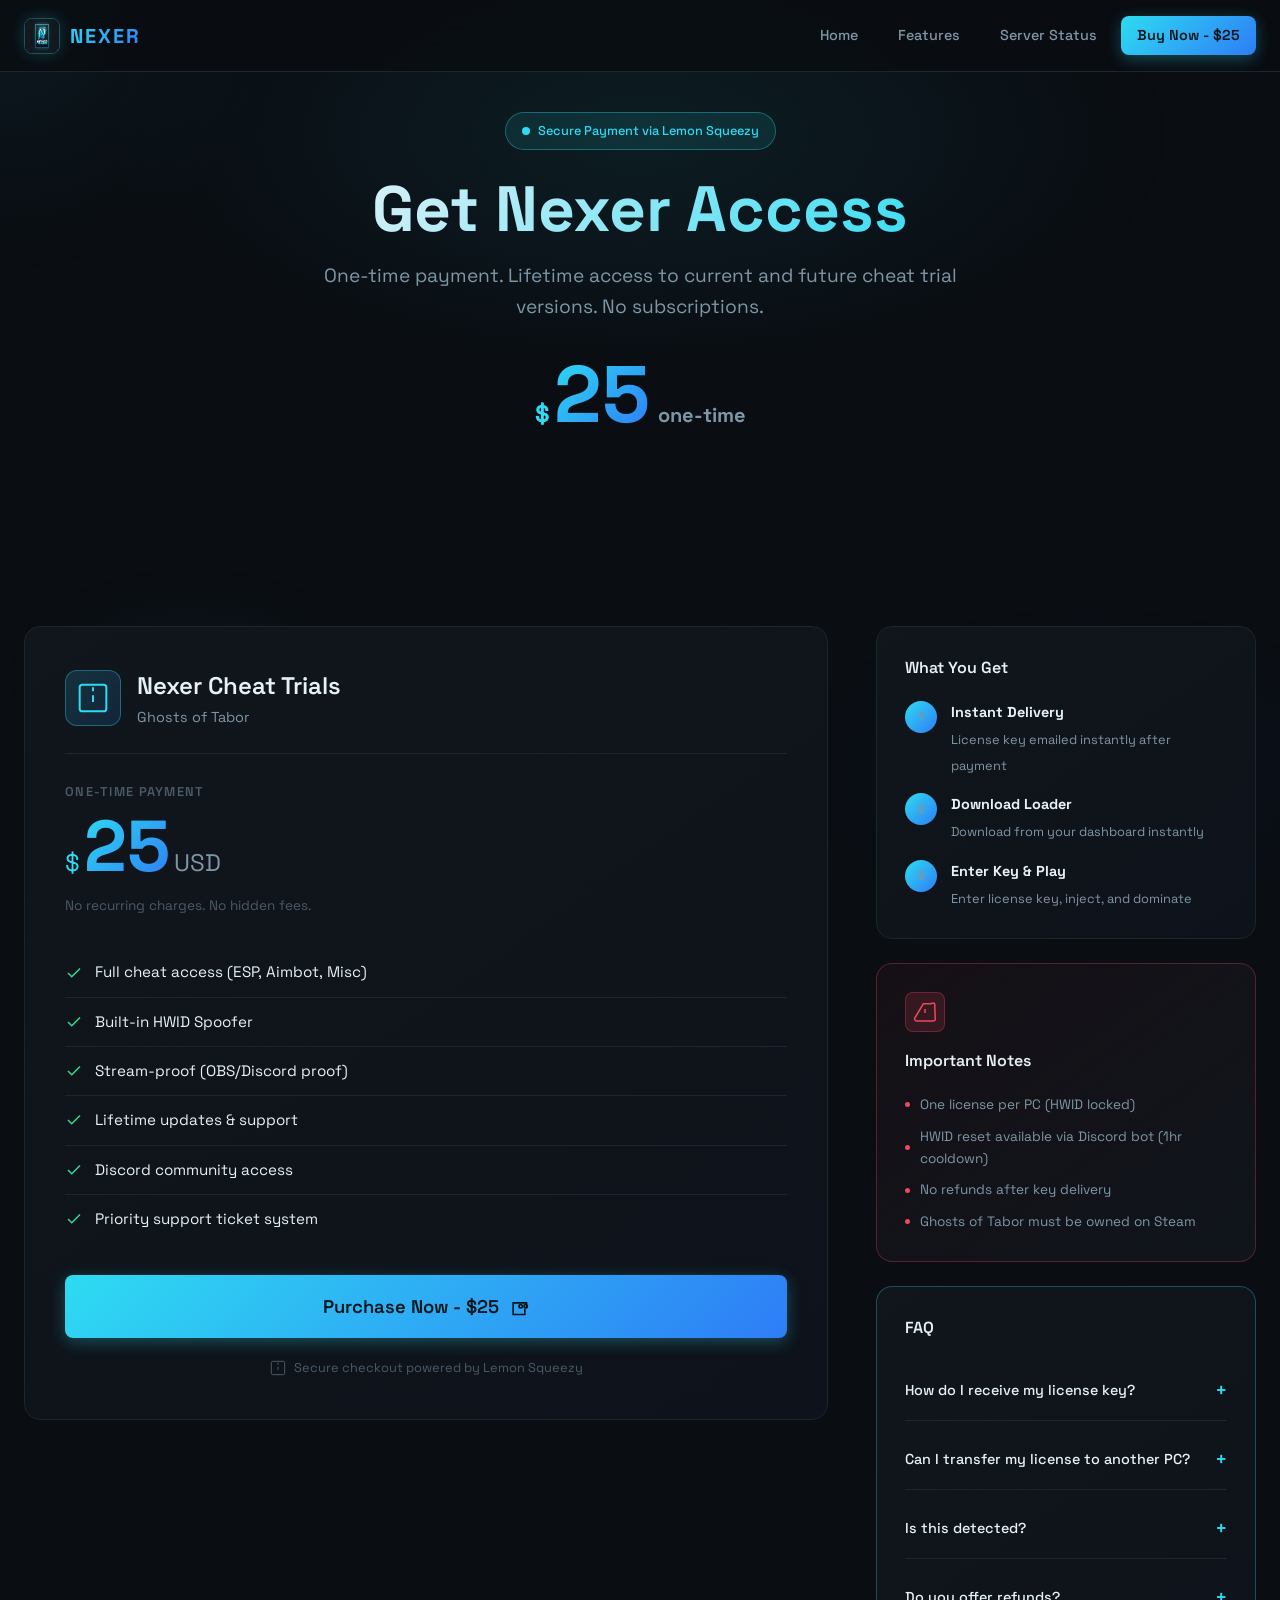
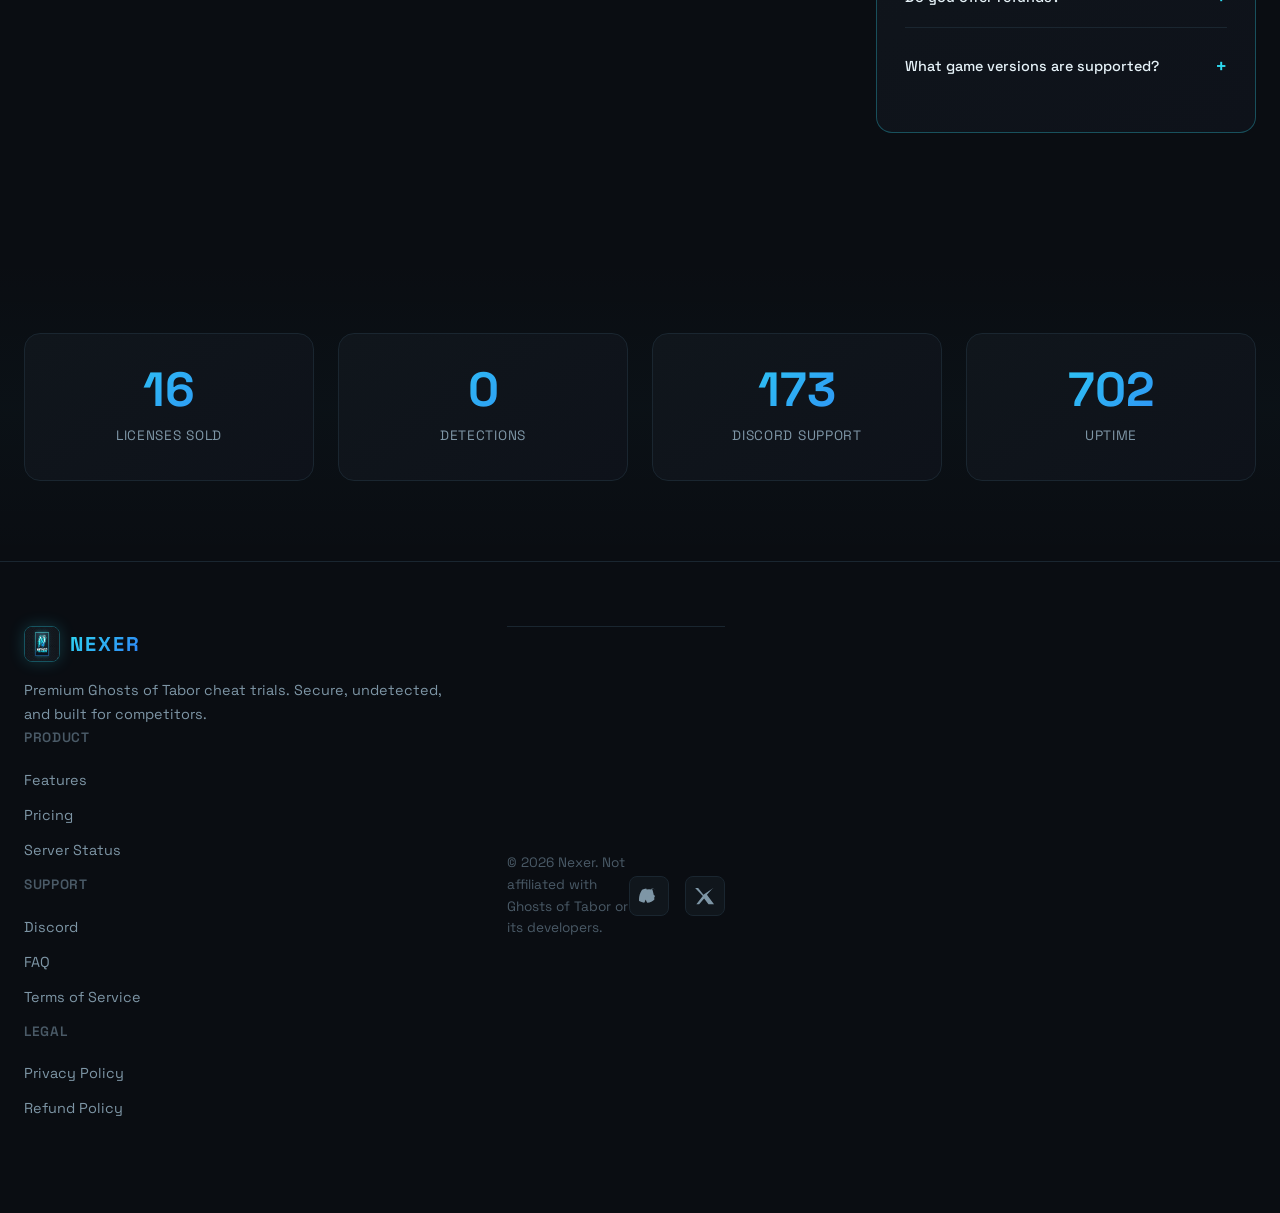
<file: buy.html>
<!DOCTYPE html>
<html lang="en">
<head>
  <meta charset="UTF-8">
  <meta name="viewport" content="width=device-width, initial-scale=1.0">
  <meta name="description" content="Purchase Nexer - Ghosts of Tabor Cheat Trials access for $25. Secure payment via Lemon Squeezy.">
  <title>Buy Nexer | Ghosts of Tabor Cheat Trials - $25</title>
  <link rel="preconnect" href="https://fonts.googleapis.com">
  <link rel="preconnect" href="https://fonts.gstatic.com" crossorigin>
  <link href="https://fonts.googleapis.com/css2?family=Space+Grotesk:wght@400;500;600;700&family=JetBrains+Mono:wght@400;500&display=swap" rel="stylesheet">
  <link rel="stylesheet" href="css/styles.css">
  <link rel="icon" type="image/png" href="assets/images/logo.png">
</head>
<body>
  <div class="bg-glow" id="bgGlow"></div>
  <canvas id="hexCanvas"></canvas>

  <header class="header" id="header">
    <div class="container header-inner">
      <a href="index.html" class="logo" aria-label="Nexer Home">
        <img src="assets/images/logo.png" alt="Nexer" class="logo-img">
        <span class="logo-text">NEXER</span>
      </a>
      <nav class="nav" id="nav">
        <a href="index.html" class="nav-link">Home</a>
        <a href="index.html#features" class="nav-link">Features</a>
        <a href="index.html#status" class="nav-link">Server Status</a>
        <a href="buy.html" class="nav-link nav-cta active">Buy Now - $25</a>
      </nav>
      <button class="mobile-menu-btn" id="mobileMenuBtn" aria-label="Toggle menu">
        <span></span>
        <span></span>
        <span></span>
      </button>
    </header>

  <main>
    <section class="buy-hero">
      <div class="container">
        <div class="buy-hero-content">
          <div class="buy-badge">
            <span class="pulse-dot"></span>
            <span>Secure Payment via Lemon Squeezy</span>
          </div>
          <h1 class="buy-title">Get Nexer Access</h1>
          <p class="buy-desc">One-time payment. Lifetime access to current and future cheat trial versions. No subscriptions.</p>
          <div class="price-tag">
            <span class="price-currency">$</span>
            <span class="price-amount">25</span>
            <span class="price-period">one-time</span>
          </div>
        </div>
      </div>
    </section>

    <section class="purchase-section">
      <div class="container">
        <div class="purchase-grid">
          <div class="purchase-card">
            <div class="purchase-header">
              <div class="purchase-icon">
                <svg width="32" height="32" viewBox="0 0 24 24" fill="none" stroke="currentColor" stroke-width="1.5">
                  <rect x="2" y="2" width="20" height="20" rx="2"/>
                  <path d="M12 15v-5M12 7v-3"/>
                </svg>
              </div>
              <div>
                <h2>Nexer Cheat Trials</h2>
                <p class="purchase-subtitle">Ghosts of Tabor</p>
              </div>
            </div>
            <div class="price-display">
              <span class="price-label">One-time payment</span>
              <div class="price-main">
                <span class="price-currency">$</span>
                <span class="price-amount-large">25</span>
                <span class="price-suffix">USD</span>
              </div>
              <p class="price-note">No recurring charges. No hidden fees.</p>
            </div>

            <ul class="included-list">
              <li><svg width="18" height="18" viewBox="0 0 24 24" fill="none" stroke="currentColor" stroke-width="2"><polyline points="20 6 9 17 4 12"/></svg> Full cheat access (ESP, Aimbot, Misc)</li>
              <li><svg width="18" height="18" viewBox="0 0 24 24" fill="none" stroke="currentColor" stroke-width="2"><polyline points="20 6 9 17 4 12"/></svg> Built-in HWID Spoofer</li>
              <li><svg width="18" height="18" viewBox="0 0 24 24" fill="none" stroke="currentColor" stroke-width="2"><polyline points="20 6 9 17 4 12"/></svg> Stream-proof (OBS/Discord proof)</li>
              <li><svg width="18" height="18" viewBox="0 0 24 24" fill="none" stroke="currentColor" stroke-width="2"><polyline points="20 6 9 17 4 12"/></svg> Lifetime updates & support</li>
              <li><svg width="18" height="18" viewBox="0 0 24 24" fill="none" stroke="currentColor" stroke-width="2"><polyline points="20 6 9 17 4 12"/></svg> Discord community access</li>
              <li><svg width="18" height="18" viewBox="0 0 24 24" fill="none" stroke="currentColor" stroke-width="2"><polyline points="20 6 9 17 4 12"/></svg> Priority support ticket system</li>
            </ul>

            <button class="btn btn-primary btn-full btn-xl ls-checkout-btn" data-ls-product-id="YOUR_LEMON_SQUEEZY_PRODUCT_ID" data-ls-variant-id="YOUR_LEMON_SQUEEZY_VARIANT_ID">
              <span class="btn-text">Purchase Now - $25</span>
              <svg width="20" height="20" viewBox="0 0 24 24" fill="none" stroke="currentColor" stroke-width="2">
                <path d="M21 12V7H5V21H19V14"/>
                <path d="M18 11a2 2 0 1 1 4 0a2 2 0 1 1-4 0"/>
                <path d="M12 11a2 2 0 1 1 4 0a2 2 0 1 1-4 0"/>
              </svg>
            </button>

            <p class="secure-note">
              <svg width="16" height="16" viewBox="0 0 24 24" fill="none" stroke="currentColor" stroke-width="1.5">
                <rect x="2" y="2" width="20" height="20" rx="2"/>
                <path d="M12 15v-5M12 7v-3"/>
              </svg>
              Secure checkout powered by Lemon Squeezy
            </p>
          </div>

          <aside class="purchase-sidebar">
            <div class="sidebar-card">
              <h3>What You Get</h3>
              <div class="delivery-info">
                <div class="delivery-step">
                  <span class="step-num">1</span>
                  <div>
                    <strong>Instant Delivery</strong>
                    <span>License key emailed instantly after payment</span>
                  </div>
                </div>
                <div class="delivery-step">
                  <span class="step-num">2</span>
                  <div>
                    <strong>Download Loader</strong>
                    <span>Download from your dashboard instantly</span>
                  </div>
                </div>
                <div class="delivery-step">
                  <span class="step-num">3</span>
                  <div>
                    <strong>Enter Key & Play</strong>
                    <span>Enter license key, inject, and dominate</span>
                  </div>
                </div>
              </div>
            </div>

            <div class="sidebar-card warning-card">
              <div class="warning-icon">
                <svg width="24" height="24" viewBox="0 0 24 24" fill="none" stroke="currentColor" stroke-width="1.5">
                  <path d="M10.29 3.86L1.82 18a2 2 0 0 0 1.71 3h16.94a2 2 0 0 0 1.71-3L21.71 3.86a2 2 0 0 0-3.42 0z"/>
                  <path d="M12 9v4M12 17h.01"/>
                </svg>
              </div>
              <h4>Important Notes</h4>
              <ul>
                <li>One license per PC (HWID locked)</li>
                <li>HWID reset available via Discord bot (1hr cooldown)</li>
                <li>No refunds after key delivery</li>
                <li>Ghosts of Tabor must be owned on Steam</li>
              </ul>
            </div>

            <div class="sidebar-card faq-card" id="faq">
              <h3>FAQ</h3>
              <details class="faq-item">
                <summary>How do I receive my license key?</summary>
                <p>After payment, Lemon Squeezy will redirect you to a success page with your license key. A copy is also emailed to you instantly.</p>
              </details>
              <details class="faq-item">
                <summary>Can I transfer my license to another PC?</summary>
                <p>Yes, use the <code>/reset</code> command in our Discord bot to reset your HWID (1 hour cooldown applies).</p>
              </details>
              <details class="faq-item">
                <summary>Is this detected?</summary>
                <p>Nexer uses kernel-level protection, stream-proof rendering, and manual map injection. 0 detections since launch.</p>
              </details>
              <details class="faq-item">
                <summary>Do you offer refunds?</summary>
                <p>No refunds after license key delivery due to the digital nature of the product. Ensure you meet requirements before purchasing.</p>
              </details>
              <details class="faq-item">
                <summary>What game versions are supported?</summary>
                <p>Current Steam version of Ghosts of Tabor. Updates typically released within 24 hours of game patches.</p>
              </details>
            </div>
          </aside>
        </div>
      </div>
    </section>

    <section class="trust-section">
      <div class="container">
        <div class="trust-stats">
          <div class="trust-stat">
            <span class="trust-value">2.4k+</span>
            <span class="trust-label">Licenses Sold</span>
          </div>
          <div class="trust-stat">
            <span class="trust-value">0</span>
            <span class="trust-label">Detections</span>
          </div>
          <div class="trust-stat">
            <span class="trust-value">24/7</span>
            <span class="trust-label">Discord Support</span>
          </div>
          <div class="trust-stat">
            <span class="trust-value">99.9%</span>
            <span class="trust-label">Uptime</span>
          </div>
        </div>
      </div>
    </section>
  </main>

  <footer class="footer">
    <div class="container">
      <div class="footer-grid">
        <div class="footer-brand">
          <a href="index.html" class="logo">
            <img src="assets/images/logo.png" alt="Nexer" class="logo-img">
            <span class="logo-text">NEXER</span>
          </a>
          <p>Premium Ghosts of Tabor cheat trials. Secure, undetected, and built for competitors.</        </div>
        <div class="footer-links">
          <h4>Product</h4>
          <a href="index.html#features">Features</a>
          <a href="buy.html">Pricing</a>
          <a href="index.html#status">Server Status</a>
        </div>
        <div class="footer-links">
          <h4>Support</h4>
          <a href="https://discord.gg/ghostsoftabor" target="_blank" rel="noopener">Discord</a>
          <a href="#faq">FAQ</a>
          <a href="#tos">Terms of Service</a>
        </div>
        <div class="footer-links">
          <h4>Legal</h4>
          <a href="#privacy">Privacy Policy</a>
          <a href="#refund">Refund Policy</a>
        </div>
      </div>
      <div class="footer-bottom">
        <p>&copy; 2026 Nexer. Not affiliated with Ghosts of Tabor or its developers.</p>
        <div class="footer-social">
          <a href="https://discord.gg/ghostsoftabor" target="_blank" rel="noopener" aria-label="Discord">
            <svg width="20" height="20" viewBox="0 0 24 24" fill="currentColor">
              <path d="M20.317 4.37a19.791 19.791 0 0 0-4.885-1.515.074.074 0 0 0-.079.037c-.21.375-.444.864-.608 1.25a18.27 18.27 0 0 0-5.487 0 12.64 12.64 0 0 0-.617-1.25.077.077 0 0 0-.079-.037A19.736 19.736 0 0 0 3.676 4.37a.07.07 0 0 0-.032.027C.533 9.046-.32 13.58.099 18.057a.078.078 0 0 0 .023.04.07.07 0 0 0 .031.027 20.26 20.26 0 0 0 5.973 2.075.077.077 0 0 0 .08-.037c.462-.63.87-1.39 1.158-2.26a22.14 22.14 0 0 0 .582-1.28.076.076 0 0 1 .077-.077h.077a.076.076 0 0 1 .077.077c.13.504.3.98.582 1.28.315.91.755 1.71 1.158 2.26a.077.077 0 0 0 .08.037c3.516-.556 6.573-1.838 8.479-4.11a.069.069 0 0 0 .03-.028.062.062 0 0 0-.012-.079c-.406-4.537-1.358-9.143-3.19-13.62a.06.06 0 0 0-.03-.028z"/>
              <path d="M10.07 15.79c-.82 0-1.5-.74-1.5-1.63 0-.97.83-1.87 1.7-1.87.78 0 1.42.75 1.42 1.69-.02 1.05-.9 1.78-1.62 1.81zm7.34-1.61c-.83 0-1.5-.76-1.5-1.63 0-.97.83-1.87 1.7-1.87.78 0 1.42.75 1.42 1.69-.02 1.05-.9 1.78-1.62 1.81z"/>
            </svg>
          </a>
          <a href="https://twitter.com" target="_blank" rel="noopener" aria-label="Twitter">
            <svg width="20" height="20" viewBox="0 0 24 24" fill="currentColor">
              <path d="M18.244 2.25h3.308l-7.227 8.26 8.502 11.24H16.17l-5.214-6.817L4.99 21.75H1.64l7.73-9.889L.12 2.25h3.66l6.318 8.382L21.972 2.25h-3.726Z"/>
            </svg>
          </a>
        </div>
      </div>
    </footer>
  </div>

  <script src="https://assets.lemonsqueezy.com/lemon-squeezy.js"></script>
  <script src="js/main.js"></script>
</body>
</html>
</file>
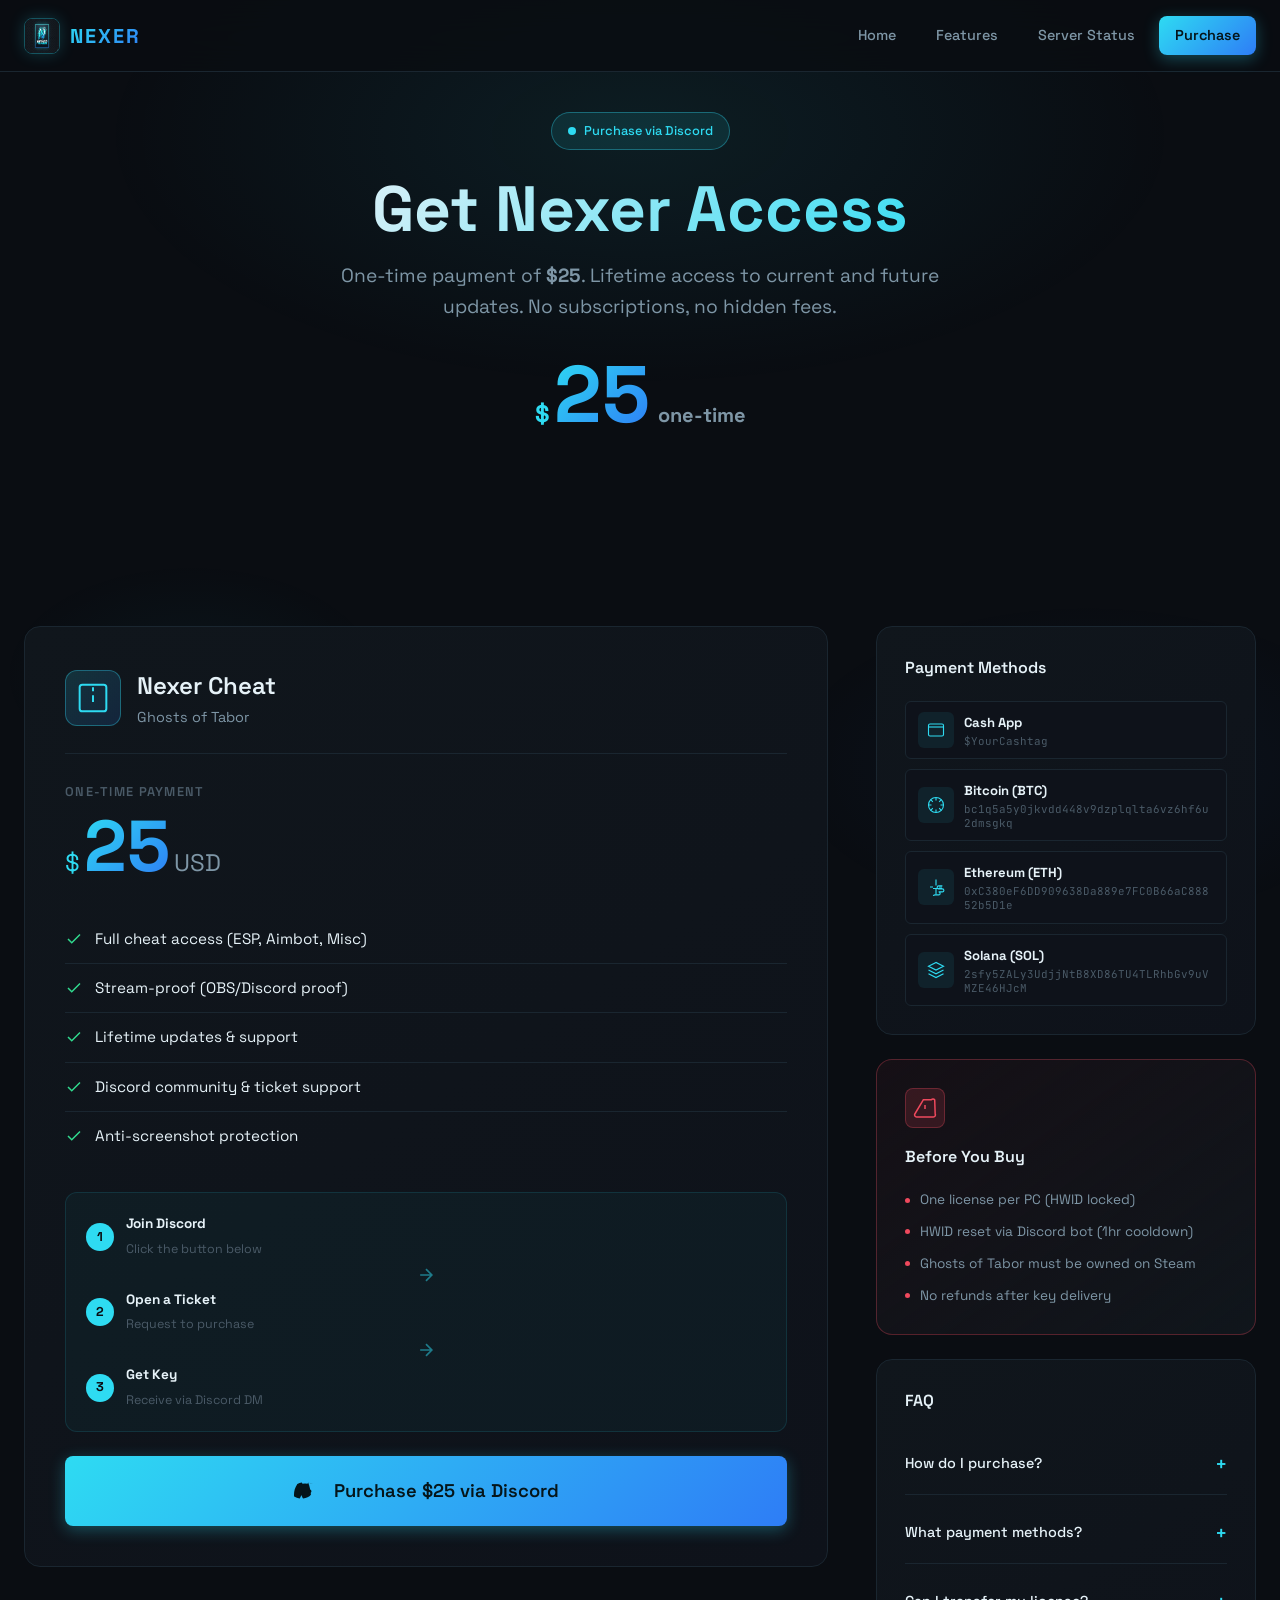
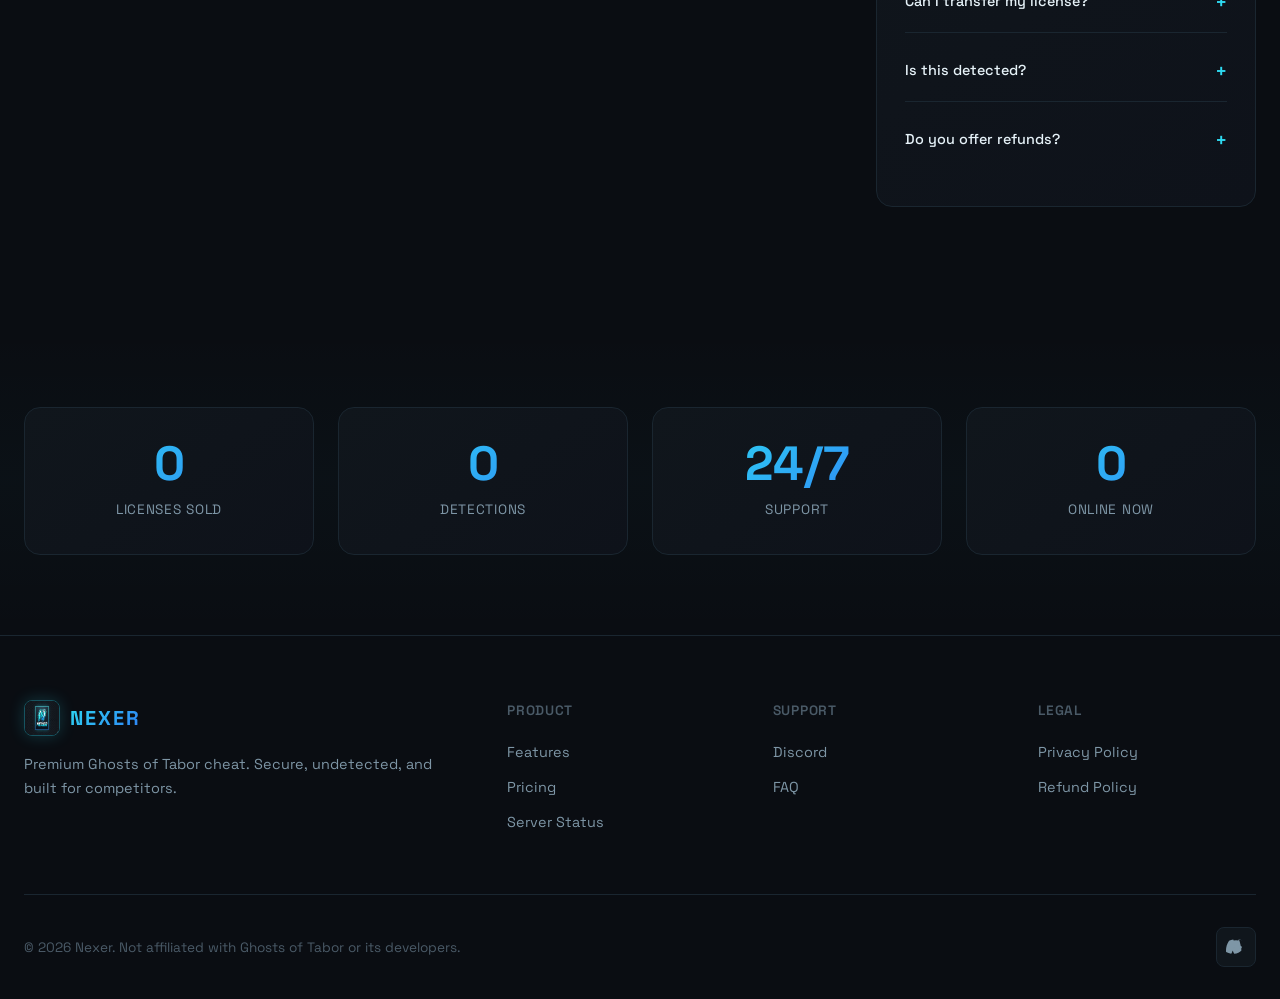
<file: docs/buy.html>
<!DOCTYPE html>
<html lang="en">
<head>
  <meta charset="UTF-8">
  <meta name="viewport" content="width=device-width, initial-scale=1.0">
  <meta name="description" content="Nexer - Ghosts of Tabor Cheat. Purchase via Discord.">
  <title>Buy Nexer | Ghosts of Tabor Cheat</title>
  <link rel="preconnect" href="https://fonts.googleapis.com">
  <link rel="preconnect" href="https://fonts.gstatic.com" crossorigin>
  <link href="https://fonts.googleapis.com/css2?family=Space+Grotesk:wght@400;500;600;700&family=JetBrains+Mono:wght@400;500&display=swap" rel="stylesheet">
  <link rel="stylesheet" href="css/styles.css">
  <link rel="icon" type="image/png" href="assets/images/logo.png">
</head>
<body>
  <div class="bg-glow" id="bgGlow"></div>
  <canvas id="hexCanvas"></canvas>

  <header class="header" id="header">
    <div class="container header-inner">
      <a href="index.html" class="logo" aria-label="Nexer Home">
        <img src="assets/images/logo.png" alt="Nexer" class="logo-img">
        <span class="logo-text">NEXER</span>
      </a>
      <nav class="nav" id="nav">
        <a href="index.html" class="nav-link">Home</a>
        <a href="index.html#features" class="nav-link">Features</a>
        <a href="index.html#status" class="nav-link">Server Status</a>
        <a href="buy.html" class="nav-link nav-cta active">Purchase</a>
      </nav>
      <button class="mobile-menu-btn" id="mobileMenuBtn" aria-label="Toggle menu">
        <span></span>
        <span></span>
        <span></span>
      </button>
    </div>
  </header>

  <main>
    <section class="buy-hero">
      <div class="container">
        <div class="buy-hero-content">
          <div class="buy-badge">
            <span class="pulse-dot"></span>
            <span>Purchase via Discord</span>
          </div>
          <h1 class="buy-title">Get Nexer Access</h1>
          <p class="buy-desc">One-time payment of <strong>$25</strong>. Lifetime access to current and future updates. No subscriptions, no hidden fees.</p>
          <div class="price-tag">
            <span class="price-currency">$</span>
            <span class="price-amount">25</span>
            <span class="price-period">one-time</span>
          </div>
        </div>
      </div>
    </section>

    <section class="purchase-section">
      <div class="container">
        <div class="purchase-grid">
          <div class="purchase-card">
            <div class="purchase-header">
              <div class="purchase-icon">
                <svg width="32" height="32" viewBox="0 0 24 24" fill="none" stroke="currentColor" stroke-width="1.5">
                  <rect x="2" y="2" width="20" height="20" rx="2"/>
                  <path d="M12 15v-5M12 7v-3"/>
                </svg>
              </div>
              <div>
                <h2>Nexer Cheat</h2>
                <p class="purchase-subtitle">Ghosts of Tabor</p>
              </div>
            </div>

            <div class="price-display">
              <span class="price-label">One-time payment</span>
              <div class="price-main">
                <span class="price-currency">$</span>
                <span class="price-amount-large">25</span>
                <span class="price-suffix">USD</span>
              </div>
            </div>

            <ul class="included-list">
              <li><svg width="18" height="18" viewBox="0 0 24 24" fill="none" stroke="currentColor" stroke-width="2"><polyline points="20 6 9 17 4 12"/></svg> Full cheat access (ESP, Aimbot, Misc)</li>
              <li><svg width="18" height="18" viewBox="0 0 24 24" fill="none" stroke="currentColor" stroke-width="2"><polyline points="20 6 9 17 4 12"/></svg> Stream-proof (OBS/Discord proof)</li>
              <li><svg width="18" height="18" viewBox="0 0 24 24" fill="none" stroke="currentColor" stroke-width="2"><polyline points="20 6 9 17 4 12"/></svg> Lifetime updates & support</li>
              <li><svg width="18" height="18" viewBox="0 0 24 24" fill="none" stroke="currentColor" stroke-width="2"><polyline points="20 6 9 17 4 12"/></svg> Discord community & ticket support</li>
              <li><svg width="18" height="18" viewBox="0 0 24 24" fill="none" stroke="currentColor" stroke-width="2"><polyline points="20 6 9 17 4 12"/></svg> Anti-screenshot protection</li>
            </ul>

            <div class="purchase-steps">
              <div class="step">
                <span class="step-badge">1</span>
                <div class="step-content">
                  <strong>Join Discord</strong>
                  <span>Click the button below</span>
                </div>
              </div>
              <div class="step-arrow">
                <svg width="20" height="20" viewBox="0 0 24 24" fill="none" stroke="currentColor" stroke-width="2"><path d="M5 12h14M12 5l7 7-7 7"/></svg>
              </div>
              <div class="step">
                <span class="step-badge">2</span>
                <div class="step-content">
                  <strong>Open a Ticket</strong>
                  <span>Request to purchase</span>
                </div>
              </div>
              <div class="step-arrow">
                <svg width="20" height="20" viewBox="0 0 24 24" fill="none" stroke="currentColor" stroke-width="2"><path d="M5 12h14M12 5l7 7-7 7"/></svg>
              </div>
              <div class="step">
                <span class="step-badge">3</span>
                <div class="step-content">
                  <strong>Get Key</strong>
                  <span>Receive via Discord DM</span>
                </div>
              </div>
            </div>

            <a href="https://discord.gg/bTq38ASNTp" target="_blank" class="btn btn-primary btn-full btn-xl">
              <svg width="22" height="22" viewBox="0 0 24 24" fill="currentColor" style="margin-right:8px">
                <path d="M20.317 4.37a19.791 19.791 0 0 0-4.885-1.515.074.074 0 0 0-.079.037c-.21.375-.444.864-.608 1.25a18.27 18.27 0 0 0-5.487 0 12.64 12.64 0 0 0-.617-1.25.077.077 0 0 0-.079-.037A19.736 19.736 0 0 0 3.676 4.37a.07.07 0 0 0-.032.027C.533 9.046-.32 13.58.099 18.057a.078.078 0 0 0 .023.04.07.07 0 0 0 .031.027 20.26 20.26 0 0 0 5.973 2.075.077.077 0 0 0 .08-.037c.462-.63.87-1.39 1.158-2.26a22.14 22.14 0 0 0 .582-1.28.076.076 0 0 1 .077-.077h.077a.076.076 0 0 1 .077.077c.13.504.3.98.582 1.28.315.91.755 1.71 1.158 2.26a.077.077 0 0 0 .08.037c3.516-.556 6.573-1.838 8.479-4.11a.069.069 0 0 0 .03-.028.062.062 0 0 0-.012-.079c-.406-4.537-1.358-9.143-3.19-13.62a.06.06 0 0 0-.03-.028z"/>
                <path d="M10.07 15.79c-.82 0-1.5-.74-1.5-1.63 0-.97.83-1.87 1.7-1.87.78 0 1.42.75 1.42 1.69-.02 1.05-.9 1.78-1.62 1.81zm7.34-1.61c-.83 0-1.5-.76-1.5-1.63 0-.97.83-1.87 1.7-1.87.78 0 1.42.75 1.42 1.69-.02 1.05-.9 1.78-1.62 1.81z"/>
              </svg>
              <span class="btn-text">Purchase $25 via Discord</span>
            </a>
          </div>

          <aside class="purchase-sidebar">
            <div class="sidebar-card">
              <h3>Payment Methods</h3>
              <div class="payment-methods">
                <div class="payment-method">
                  <span class="method-icon">
                    <svg width="20" height="20" viewBox="0 0 24 24" fill="none" stroke="currentColor" stroke-width="1.5"><rect x="2" y="4" width="20" height="16" rx="2"/><path d="M2 8h20"/></svg>
                  </span>
                  <div>
                    <strong>Cash App</strong>
                    <span>$YourCashtag</span>
                  </div>
                </div>
                <div class="payment-method">
                  <span class="method-icon">
                    <svg width="20" height="20" viewBox="0 0 24 24" fill="none" stroke="currentColor" stroke-width="1.5"><circle cx="12" cy="12" r="10"/><path d="M12 2v4M12 18v4M4.93 4.93l2.83 2.83M16.24 16.24l2.83 2.83M2 12h4M18 12h4M4.93 19.07l2.83-2.83M16.24 7.76l2.83-2.83"/></svg>
                  </span>
                  <div>
                    <strong>Bitcoin (BTC)</strong>
                    <span>bc1q5a5y0jkvdd448v9dzplqlta6vz6hf6u2dmsgkq</span>
                  </div>
                </div>
                <div class="payment-method">
                  <span class="method-icon">
                    <svg width="20" height="20" viewBox="0 0 24 24" fill="none" stroke="currentColor" stroke-width="1.5"><path d="M20.5 10.5h-5a2 2 0 0 0 0 4h5a2 2 0 0 1 0 4h-5a2 2 0 0 1 0 4h-5a2 2 0 0 0 0 4h5v4"/><path d="M12 2v8M12 22v-8M12 14h8M8 14h8M4 12h4M20 12h-4"/></svg>
                  </span>
                  <div>
                    <strong>Ethereum (ETH)</strong>
                    <span>0xC380eF6DD909638Da889e7FC0B66aC88852b5D1e</span>
                  </div>
                </div>
                <div class="payment-method">
                  <span class="method-icon">
                    <svg width="20" height="20" viewBox="0 0 24 24" fill="none" stroke="currentColor" stroke-width="1.5"><path d="M12 2L2 7l10 5 10-5-10-5zM2 17l10 5 10-5M2 12l10 5 10-5"/></svg>
                  </span>
                  <div>
                    <strong>Solana (SOL)</strong>
                    <span>2sfy5ZALy3UdjjNtB8XD86TU4TLRhbGv9uVMZE46HJcM</span>
                  </div>
                </div>
              </div>
            </div>

            <div class="sidebar-card warning-card">
              <div class="warning-icon">
                <svg width="24" height="24" viewBox="0 0 24 24" fill="none" stroke="currentColor" stroke-width="1.5">
                  <path d="M10.29 3.86L1.82 18a2 2 0 0 0 1.71 3h16.94a2 2 0 0 0 1.71-3L21.71 3.86a2 2 0 0 0-3.42 0z"/>
                  <path d="M12 9v4M12 17h.01"/>
                </svg>
              </div>
              <h4>Before You Buy</h4>
              <ul>
                <li>One license per PC (HWID locked)</li>
                <li>HWID reset via Discord bot (1hr cooldown)</li>
                <li>Ghosts of Tabor must be owned on Steam</li>
                <li>No refunds after key delivery</li>
              </ul>
            </div>

            <div class="sidebar-card" id="faq">
              <h3>FAQ</h3>
              <details class="faq-item">
                <summary>How do I purchase?</summary>
                <p>Join our <a href="https://discord.gg/bTq38ASNTp" target="_blank">Discord</a>, open a ticket, and our team will assist you with payment and key delivery.</p>
              </details>
              <details class="faq-item">
                <summary>What payment methods?</summary>
                <p>Cash App ($YourCashtag) and Crypto (BTC, ETH, SOL). Full details given in your Discord ticket.</p>
              </details>
              <details class="faq-item">
                <summary>Can I transfer my license?</summary>
                <p>Yes, use the HWID reset command in our Discord bot (1 hour cooldown applies).</p>
              </details>
              <details class="faq-item">
                <summary>Is this detected?</summary>
                <p>Nexer uses kernel-level protection, stream-proof rendering, and manual map injection. 0 detections since launch.</p>
              </details>
              <details class="faq-item">
                <summary>Do you offer refunds?</summary>
                <p>No refunds after license key delivery due to the digital nature of the product.</p>
              </details>
            </div>
          </aside>
        </div>
      </div>
    </section>

    <section class="trust-section">
      <div class="container">
        <div class="trust-stats">
          <div class="trust-stat">
            <span class="trust-value" id="totalKeys">0</span>
            <span class="trust-label">Licenses Sold</span>
          </div>
          <div class="trust-stat">
            <span class="trust-value">0</span>
            <span class="trust-label">Detections</span>
          </div>
          <div class="trust-stat">
            <span class="trust-value">24/7</span>
            <span class="trust-label">Support</span>
          </div>
          <div class="trust-stat">
            <span class="trust-value" id="usersOnline">0</span>
            <span class="trust-label">Online Now</span>
          </div>
        </div>
      </div>
    </section>
  </main>

  <footer class="footer">
    <div class="container">
      <div class="footer-grid">
        <div class="footer-brand">
          <a href="index.html" class="logo">
            <img src="assets/images/logo.png" alt="Nexer" class="logo-img">
            <span class="logo-text">NEXER</span>
          </a>
          <p>Premium Ghosts of Tabor cheat. Secure, undetected, and built for competitors.</p>
        </div>
        <div class="footer-links">
          <h4>Product</h4>
          <a href="index.html#features">Features</a>
          <a href="buy.html">Pricing</a>
          <a href="index.html#status">Server Status</a>
        </div>
        <div class="footer-links">
          <h4>Support</h4>
          <a href="https://discord.gg/bTq38ASNTp" target="_blank" rel="noopener">Discord</a>
          <a href="#faq">FAQ</a>
        </div>
        <div class="footer-links">
          <h4>Legal</h4>
          <a href="#privacy">Privacy Policy</a>
          <a href="#refund">Refund Policy</a>
        </div>
      </div>
      <div class="footer-bottom">
        <p>&copy; 2026 Nexer. Not affiliated with Ghosts of Tabor or its developers.</p>
        <div class="footer-social">
          <a href="https://discord.gg/bTq38ASNTp" target="_blank" rel="noopener" aria-label="Discord">
            <svg width="20" height="20" viewBox="0 0 24 24" fill="currentColor">
              <path d="M20.317 4.37a19.791 19.791 0 0 0-4.885-1.515.074.074 0 0 0-.079.037c-.21.375-.444.864-.608 1.25a18.27 18.27 0 0 0-5.487 0 12.64 12.64 0 0 0-.617-1.25.077.077 0 0 0-.079-.037A19.736 19.736 0 0 0 3.676 4.37a.07.07 0 0 0-.032.027C.533 9.046-.32 13.58.099 18.057a.078.078 0 0 0 .023.04.07.07 0 0 0 .031.027 20.26 20.26 0 0 0 5.973 2.075.077.077 0 0 0 .08-.037c.462-.63.87-1.39 1.158-2.26a22.14 22.14 0 0 0 .582-1.28.076.076 0 0 1 .077-.077h.077a.076.076 0 0 1 .077.077c.13.504.3.98.582 1.28.315.91.755 1.71 1.158 2.26a.077.077 0 0 0 .08.037c3.516-.556 6.573-1.838 8.479-4.11a.069.069 0 0 0 .03-.028.062.062 0 0 0-.012-.079c-.406-4.537-1.358-9.143-3.19-13.62a.06.06 0 0 0-.03-.028z"/>
              <path d="M10.07 15.79c-.82 0-1.5-.74-1.5-1.63 0-.97.83-1.87 1.7-1.87.78 0 1.42.75 1.42 1.69-.02 1.05-.9 1.78-1.62 1.81zm7.34-1.61c-.83 0-1.5-.76-1.5-1.63 0-.97.83-1.87 1.7-1.87.78 0 1.42.75 1.42 1.69-.02 1.05-.9 1.78-1.62 1.81z"/>
            </svg>
          </a>
        </div>
      </div>
    </div>
  </footer>

  <script src="js/main.js"></script>
</body>
</html>
</file>
<file: css/styles.css>
:root {
  --bg: #0a0d12;
  --bg-elevated: #0e121a;
  --card-bg: #10161c;
  --card-hover: #141d28;
  --border: #1a2630;
  --border-glow: rgba(46, 219, 242, 0.35);
  --accent: #2edbf2;
  --accent-dim: #1aa2bc;
  --accent-blue: #2e7df6;
  --accent-blue-dark: #1d4ed8;
  --text-primary: #e6f2f8;
  --text-secondary: #7e96a6;
  --text-dark: #4a5a67;
  --success: #31da8f;
  --error: #ef495d;
  --warning: #f9bf37;
  --input-bg: #0d1217;

  --font-main: 'Space Grotesk', -apple-system, BlinkMacSystemFont, 'Segoe UI', sans-serif;
  --font-mono: 'JetBrains Mono', 'Fira Code', monospace;

  --radius-sm: 6px;
  --radius-md: 8px;
  --radius-lg: 12px;
  --radius-xl: 16px;

  --shadow-sm: 0 2px 8px rgba(0,0,0,0.3);
  --shadow-md: 0 8px 24px rgba(0,0,0,0.4);
  --shadow-lg: 0 16px 48px rgba(0,0,0,0.5);
  --shadow-glow: 0 0 32px rgba(46, 219, 242, 0.15);

  --header-h: 72px;
  --transition: 0.2s cubic-bezier(0.4, 0, 0.2, 1);
}

*, *::before, *::after {
  box-sizing: border-box;
  margin: 0;
  padding: 0;
}

html {
  scroll-behavior: smooth;
  -webkit-font-smoothing: antialiased;
  -moz-osx-font-smoothing: grayscale;
}

body {
  font-family: var(--font-main);
  background: var(--bg);
  color: var(--text-primary);
  line-height: 1.6;
  min-height: 100vh;
  overflow-x: hidden;
}

::selection {
  background: rgba(46, 219, 242, 0.3);
  color: var(--text-primary);
}

/* Background Effects */
.bg-glow {
  position: fixed;
  inset: 0;
  pointer-events: none;
  z-index: 0;
  background: 
    radial-gradient(ellipse 60% 40% at 50% 15%, rgba(46, 219, 242, 0.08) 0%, transparent 70%),
    radial-gradient(ellipse 40% 30% at 85% 85%, rgba(46, 125, 246, 0.06) 0%, transparent 60%),
    radial-gradient(ellipse 30% 25% at 15% 75%, rgba(46, 219, 242, 0.04) 0%, transparent 50%);
}

#hexCanvas {
  position: fixed;
  inset: 0;
  pointer-events: none;
  z-index: 1;
  opacity: 0.03;
}

.container {
  max-width: 1280px;
  margin: 0 auto;
  padding: 0 24px;
  position: relative;
  z-index: 10;
}

/* Header */
.header {
  position: fixed;
  top: 0;
  left: 0;
  right: 0;
  height: var(--header-h);
  background: rgba(10, 13, 18, 0.85);
  backdrop-filter: blur(20px);
  border-bottom: 1px solid var(--border);
  z-index: 100;
  transition: var(--transition);
}

.header.scrolled {
  background: rgba(10, 13, 18, 0.95);
  box-shadow: var(--shadow-md);
}

.header-inner {
  display: flex;
  align-items: center;
  justify-content: space-between;
  height: 100%;
}

.logo {
  display: flex;
  align-items: center;
  gap: 10px;
  text-decoration: none;
  color: var(--text-primary);
}

.logo-img {
  width: 36px;
  height: 36px;
  border-radius: 8px;
  border: 1px solid var(--border-glow);
  box-shadow: 0 0 16px rgba(46, 219, 242, 0.2);
}

.logo-text {
  font-size: 1.25rem;
  font-weight: 700;
  letter-spacing: 0.1em;
  background: linear-gradient(135deg, var(--accent) 0%, var(--accent-blue) 100%);
  -webkit-background-clip: text;
  -webkit-text-fill-color: transparent;
  background-clip: text;
}

.nav {
  display: flex;
  align-items: center;
  gap: 8px;
}

.nav-link {
  color: var(--text-secondary);
  text-decoration: none;
  font-size: 0.9rem;
  font-weight: 500;
  padding: 8px 16px;
  border-radius: var(--radius-md);
  transition: var(--transition);
  position: relative;
}

.nav-link::after {
  content: '';
  position: absolute;
  bottom: 4px;
  left: 50%;
  width: 0;
  height: 2px;
  background: linear-gradient(90deg, var(--accent), var(--accent-blue));
  border-radius: 1px;
  transition: var(--transition);
  transform: translateX(-50%);
}

.nav-link:hover,
.nav-link.active {
  color: var(--text-primary);
}

.nav-link:hover::after,
.nav-link.active::after {
  width: 80%;
}

.nav-cta {
  background: linear-gradient(135deg, var(--accent) 0%, var(--accent-blue) 100%);
  color: #05151a !important;
  font-weight: 600;
  box-shadow: 0 4px 16px rgba(46, 219, 242, 0.3);
}

.nav-cta::after {
  display: none;
}

.nav-cta:hover {
  transform: translateY(-2px);
  box-shadow: 0 8px 24px rgba(46, 219, 242, 0.4);
}

.mobile-menu-btn {
  display: none;
  flex-direction: column;
  gap: 5px;
  background: none;
  border: none;
  cursor: pointer;
  padding: 8px;
  z-index: 101;
}

.mobile-menu-btn span {
  width: 24px;
  height: 2px;
  background: var(--text-primary);
  border-radius: 1px;
  transition: var(--transition);
}

/* Buttons */
.btn {
  display: inline-flex;
  align-items: center;
  justify-content: center;
  gap: 10px;
  padding: 14px 28px;
  font-family: var(--font-main);
  font-size: 1rem;
  font-weight: 600;
  border-radius: var(--radius-md);
  border: none;
  cursor: pointer;
  transition: var(--transition);
  text-decoration: none;
  white-space: nowrap;
}

.btn-primary {
  background: linear-gradient(135deg, var(--accent) 0%, var(--accent-blue) 100%);
  color: #05151a;
  box-shadow: 0 4px 16px rgba(46, 219, 242, 0.3);
}

.btn-primary:hover {
  transform: translateY(-2px);
  box-shadow: 0 8px 24px rgba(46, 219, 242, 0.4);
}

.btn-primary:active {
  transform: translateY(0);
}

.btn-secondary {
  background: transparent;
  color: var(--text-primary);
  border: 1px solid var(--border);
}

.btn-secondary:hover {
  border-color: var(--accent);
  color: var(--accent);
  background: rgba(46, 219, 242, 0.05);
}

.btn-lg {
  padding: 18px 36px;
  font-size: 1.1rem;
}

.btn-xl {
  padding: 20px 40px;
  font-size: 1.15rem;
}

.btn-full {
  width: 100%;
}

/* Hero Section */
.hero {
  min-height: 100vh;
  display: flex;
  align-items: center;
  padding: calc(var(--header-h) + 40px) 0 80px;
  position: relative;
}

.hero .container {
  display: grid;
  grid-template-columns: 1fr 1fr;
  gap: 60px;
  align-items: center;
}

.hero-badge {
  display: inline-flex;
  align-items: center;
  gap: 8px;
  padding: 8px 16px;
  background: rgba(46, 219, 242, 0.1);
  border: 1px solid var(--border-glow);
  border-radius: 100px;
  font-size: 0.8rem;
  font-weight: 500;
  color: var(--accent);
  margin-bottom: 24px;
  animation: fadeInUp 0.6s ease;
}

.pulse-dot {
  width: 8px;
  height: 8px;
  background: var(--accent);
  border-radius: 50%;
  animation: pulse 2s ease-in-out infinite;
}

@keyframes pulse {
  0%, 100% { opacity: 1; transform: scale(1); }
  50% { opacity: 0.5; transform: scale(0.8); }
}

.hero-title {
  font-size: clamp(3rem, 6vw, 5rem);
  font-weight: 700;
  line-height: 1.05;
  letter-spacing: -0.02em;
  margin-bottom: 8px;
  background: linear-gradient(135deg, var(--text-primary) 0%, var(--accent) 50%, var(--accent-blue) 100%);
  -webkit-background-clip: text;
  -webkit-text-fill-color: transparent;
  background-clip: text;
}

.hero-subtitle {
  display: block;
  font-size: clamp(1.5rem, 3vw, 2.5rem);
  font-weight: 500;
  color: var(--accent);
  margin-top: -4px;
}

.hero-desc {
  font-size: 1.15rem;
  color: var(--text-secondary);
  max-width: 90%;
  margin: 28px 0 36px;
  line-height: 1.7;
}

.hero-actions {
  display: flex;
  gap: 16px;
  flex-wrap: wrap;
  margin-bottom: 48px;
}

.hero-stats {
  display: flex;
  align-items: center;
  gap: 16px;
  padding-top: 24px;
  border-top: 1px solid var(--border);
}

.stat {
  text-align: center;
  flex: 1;
}

.stat-value {
  display: block;
  font-size: 2rem;
  font-weight: 700;
  background: linear-gradient(135deg, var(--accent) 0%, var(--accent-blue) 100%);
  -webkit-background-clip: text;
  -webkit-text-fill-color: transparent;
  background-clip: text;
  line-height: 1;
}

.stat-label {
  display: block;
  font-size: 0.8rem;
  color: var(--text-dark);
  margin-top: 4px;
  text-transform: uppercase;
  letter-spacing: 0.05em;
}

.stat-divider {
  width: 1px;
  height: 48px;
  background: linear-gradient(180deg, transparent, var(--border), transparent);
}

.hero-visual {
  display: flex;
  justify-content: center;
  align-items: center;
  position: relative;
}

.hero-card {
  position: relative;
  width: 100%;
  max-width: 480px;
  background: linear-gradient(145deg, var(--card-bg) 0%, var(--bg-elevated) 100%);
  border: 1px solid var(--border);
  border-radius: var(--radius-xl);
  overflow: hidden;
  box-shadow: var(--shadow-lg), 0 0 64px rgba(46, 219, 242, 0.08);
  transform: perspective(1000px) rotateX(2deg) rotateY(-3deg);
  transition: transform 0.4s cubic-bezier(0.4, 0, 0.2, 1);
}

.hero-card:hover {
  transform: perspective(1000px) rotateX(0) rotateY(0);
}

.card-glow {
  position: absolute;
  inset: -2px;
  background: linear-gradient(135deg, var(--accent), var(--accent-blue), var(--accent));
  border-radius: var(--radius-xl);
  opacity: 0;
  filter: blur(24px);
  transition: opacity 0.4s ease;
  z-index: -1;
}

.hero-card:hover .card-glow {
  opacity: 0.4;
}

.card-content {
  padding: 28px;
}

.card-header {
  display: flex;
  justify-content: flex-end;
  margin-bottom: 20px;
}

.card-dots {
  display: flex;
  gap: 6px;
}

.card-dots span {
  width: 12px;
  height: 12px;
  border-radius: 50%;
  background: var(--card-hover);
  border: 1px solid var(--border);
}

.card-dots span:nth-child(1) { background: #ff5f57; border-color: #ff5f57; }
.card-dots span:nth-child(2) { background: #ffbd2e; border-color: #ffbd2e; }
.card-dots span:nth-child(3) { background: #28c840; border-color: #28c840; }

.code-lines {
  font-family: var(--font-mono);
  font-size: 0.85rem;
  line-height: 1.8;
  color: var(--text-primary);
  white-space: pre;
  overflow-x: auto;
}

.code-line { color: var(--text-secondary); }
.code-line.indent { padding-left: 24px; }
.code-line.indent2 { padding-left: 48px; }
.code-keyword { color: var(--accent-blue); }
.code-class { color: var(--accent); }
.code-function { color: var(--accent); font-weight: 600; }
.code-variable { color: var(--text-primary); }
.code-value { color: var(--success); }
.code-comment { color: var(--text-dark); }

.card-footer {
  display: flex;
  align-items: center;
  gap: 12px;
  margin-top: 24px;
  padding-top: 16px;
  border-top: 1px solid var(--border);
}

.status-dot {
  width: 8px;
  height: 8px;
  border-radius: 50%;
  background: var(--success);
  box-shadow: 0 0 8px var(--success);
  animation: pulse 2s ease-in-out infinite;
}

.version {
  margin-left: auto;
  font-family: var(--font-mono);
  font-size: 0.75rem;
  color: var(--text-dark);
  background: var(--input-bg);
  padding: 4px 10px;
  border-radius: 6px;
}

.scroll-indicator {
  position: absolute;
  bottom: 32px;
  left: 50%;
  transform: translateX(-50%);
  color: var(--text-dark);
  animation: bounce 2s ease-in-out infinite;
  cursor: pointer;
}

@keyframes bounce {
  0%, 20%, 50%, 80%, 100% { transform: translateX(-50%) translateY(0); }
  40% { transform: translateX(-50%) translateY(-8px); }
  60% { transform: translateX(-50%) translateY(-4px); }
}

@keyframes fadeInUp {
  from { opacity: 0; transform: translateY(24px); }
  to { opacity: 1; transform: translateY(0); }
}

/* Sections */
.section-header {
  text-align: center;
  margin-bottom: 56px;
}

.section-tag {
  display: inline-block;
  font-size: 0.75rem;
  font-weight: 600;
  letter-spacing: 0.15em;
  text-transform: uppercase;
  color: var(--accent);
  padding: 6px 14px;
  background: rgba(46, 219, 242, 0.1);
  border: 1px solid var(--border-glow);
  border-radius: 100px;
  margin-bottom: 16px;
}

.section-title {
  font-size: clamp(2rem, 4vw, 3rem);
  font-weight: 700;
  line-height: 1.1;
  margin-bottom: 12px;
}

.highlight {
  background: linear-gradient(135deg, var(--accent) 0%, var(--accent-blue) 100%);
  -webkit-background-clip: text;
  -webkit-text-fill-color: transparent;
  background-clip: text;
}

.section-desc {
  font-size: 1.1rem;
  color: var(--text-secondary);
  max-width: 600px;
  margin: 0 auto;
}

/* Features */
.features {
  padding: 100px 0;
  background: linear-gradient(180deg, transparent 0%, rgba(46, 219, 242, 0.02) 50%, transparent 100%);
}

.features-grid {
  display: grid;
  grid-template-columns: repeat(4, 1fr);
  gap: 24px;
}

.feature-card {
  background: linear-gradient(145deg, var(--card-bg) 0%, var(--bg-elevated) 100%);
  border: 1px solid var(--border);
  border-radius: var(--radius-xl);
  padding: 32px;
  transition: var(--transition);
  position: relative;
  overflow: hidden;
}

.feature-card::before {
  content: '';
  position: absolute;
  top: 0;
  left: 0;
  right: 0;
  height: 3px;
  background: linear-gradient(90deg, var(--accent), var(--accent-blue));
  transform: scaleX(0);
  transform-origin: left;
  transition: transform 0.4s ease;
}

.feature-card:hover {
  transform: translateY(-8px);
  border-color: var(--border-glow);
  box-shadow: var(--shadow-lg), 0 0 48px rgba(46, 219, 242, 0.1);
}

.feature-card:hover::before {
  transform: scaleX(1);
}

.feature-icon {
  display: inline-flex;
  align-items: center;
  justify-content: center;
  width: 56px;
  height: 56px;
  background: linear-gradient(135deg, rgba(46, 219, 242, 0.15), rgba(46, 125, 246, 0.15));
  border: 1px solid var(--border-glow);
  border-radius: var(--radius-lg);
  color: var(--accent);
  margin-bottom: 20px;
}

.feature-card h3 {
  font-size: 1.25rem;
  font-weight: 600;
  margin-bottom: 12px;
}

.feature-card p {
  color: var(--text-secondary);
  margin-bottom: 20px;
  line-height: 1.7;
}

.feature-details {
  list-style: none;
  display: flex;
  flex-direction: column;
  gap: 8px;
}

.feature-details li {
  display: flex;
  align-items: center;
  gap: 10px;
  font-size: 0.85rem;
  color: var(--text-secondary);
}

.feature-details li::before {
  content: '';
  width: 6px;
  height: 6px;
  background: var(--accent);
  border-radius: 50%;
  flex-shrink: 0;
}

/* Status Section */
.status-section {
  padding: 100px 0;
}

.status-grid {
  display: grid;
  grid-template-columns: repeat(4, 1fr);
  gap: 24px;
}

.status-card {
  background: linear-gradient(145deg, var(--card-bg) 0%, var(--bg-elevated) 100%);
  border: 1px solid var(--border);
  border-radius: var(--radius-xl);
  padding: 32px;
  text-align: center;
  transition: var(--transition);
}

.status-card:hover {
  border-color: var(--border-glow);
  transform: translateY(-4px);
}

.status-icon {
  width: 56px;
  height: 56px;
  margin: 0 auto 20px;
  display: flex;
  align-items: center;
  justify-content: center;
  background: linear-gradient(135deg, rgba(46, 219, 242, 0.15), rgba(46, 125, 246, 0.15));
  border: 1px solid var(--border-glow);
  border-radius: var(--radius-lg);
  color: var(--accent);
}

.status-label {
  display: block;
  font-size: 0.8rem;
  font-weight: 600;
  letter-spacing: 0.1em;
  text-transform: uppercase;
  color: var(--text-dark);
  margin-bottom: 8px;
}

.status-value {
  display: flex;
  align-items: center;
  justify-content: center;
  gap: 8px;
  font-size: 1.1rem;
  font-weight: 600;
  color: var(--text-primary);
}

.status-sub {
  font-size: 0.8rem;
  color: var(--text-dark);
  font-weight: 400;
}

.status-indicator {
  width: 8px;
  height: 8px;
  border-radius: 50%;
  background: var(--success);
  box-shadow: 0 0 12px var(--success);
  animation: pulse 2s ease-in-out infinite;
}

/* CTA Section */
.cta-section {
  padding: 100px 0;
}

.cta-card {
  position: relative;
  background: linear-gradient(145deg, var(--card-bg) 0%, var(--bg-elevated) 100%);
  border: 1px solid var(--border);
  border-radius: var(--radius-xl);
  padding: 64px 48px;
  text-align: center;
  overflow: hidden;
}

.cta-glow {
  position: absolute;
  inset: -2px;
  background: linear-gradient(135deg, var(--accent), var(--accent-blue), var(--accent));
  border-radius: var(--radius-xl);
  opacity: 0.15;
  filter: blur(32px);
  z-index: -1;
}

.cta-content {
  position: relative;
  z-index: 1;
  max-width: 640px;
  margin: 0 auto;
}

.cta-card h2 {
  font-size: clamp(2rem, 4vw, 3rem);
  font-weight: 700;
  margin-bottom: 16px;
}

.cta-card p {
  font-size: 1.2rem;
  color: var(--text-secondary);
  margin-bottom: 32px;
}

/* Purchase Page Styles */
.buy-hero {
  min-height: 60vh;
  display: flex;
  align-items: center;
  justify-content: center;
  padding: calc(var(--header-h) + 40px) 0;
}

.buy-hero-content {
  text-align: center;
  max-width: 640px;
}

.buy-badge {
  display: inline-flex;
  align-items: center;
  gap: 8px;
  padding: 8px 16px;
  background: rgba(46, 219, 242, 0.1);
  border: 1px solid var(--border-glow);
  border-radius: 100px;
  font-size: 0.8rem;
  font-weight: 500;
  color: var(--accent);
  margin-bottom: 24px;
}

.buy-title {
  font-size: clamp(2.5rem, 5vw, 4rem);
  font-weight: 700;
  line-height: 1.1;
  margin-bottom: 16px;
  background: linear-gradient(135deg, var(--text-primary) 0%, var(--accent) 100%);
  -webkit-background-clip: text;
  -webkit-text-fill-color: transparent;
  background-clip: text;
}

.buy-desc {
  font-size: 1.2rem;
  color: var(--text-secondary);
  margin-bottom: 32px;
}

.price-tag {
  display: inline-flex;
  align-items: baseline;
  gap: 4px;
  font-weight: 700;
}

.price-currency {
  font-size: 2rem;
  color: var(--accent);
}

.price-amount {
  font-size: 5rem;
  font-weight: 700;
  line-height: 1;
  background: linear-gradient(135deg, var(--accent) 0%, var(--accent-blue) 100%);
  -webkit-background-clip: text;
  -webkit-text-fill-color: transparent;
  background-clip: text;
}

.price-period {
  font-size: 1.25rem;
  color: var(--text-secondary);
  margin-left: 4px;
}

/* Purchase Section */
.purchase-section {
  padding: 80px 0 120px;
}

.purchase-grid {
  display: grid;
  grid-template-columns: 1fr 380px;
  gap: 48px;
  align-items: start;
}

.purchase-card {
  background: linear-gradient(145deg, var(--card-bg) 0%, var(--bg-elevated) 100%);
  border: 1px solid var(--border);
  border-radius: var(--radius-xl);
  padding: 40px;
  position: relative;
}

.purchase-header {
  display: flex;
  align-items: center;
  gap: 16px;
  margin-bottom: 28px;
  padding-bottom: 24px;
  border-bottom: 1px solid var(--border);
}

.purchase-icon {
  width: 56px;
  height: 56px;
  display: flex;
  align-items: center;
  justify-content: center;
  background: linear-gradient(135deg, rgba(46, 219, 242, 0.15), rgba(46, 125, 246, 0.15));
  border: 1px solid var(--border-glow);
  border-radius: var(--radius-lg);
  color: var(--accent);
}

.purchase-header h2 {
  font-size: 1.5rem;
  font-weight: 600;
}

.purchase-subtitle {
  color: var(--text-secondary);
  font-size: 0.9rem;
}

.price-display {
  margin-bottom: 32px;
}

.price-label {
  display: block;
  font-size: 0.8rem;
  font-weight: 600;
  letter-spacing: 0.1em;
  text-transform: uppercase;
  color: var(--text-dark);
  margin-bottom: 8px;
}

.price-main {
  display: flex;
  align-items: baseline;
  gap: 4px;
  margin-bottom: 12px;
}

.price-currency {
  font-size: 1.5rem;
  color: var(--accent);
}

.price-amount-large {
  font-size: 4.5rem;
  font-weight: 700;
  line-height: 1;
  background: linear-gradient(135deg, var(--accent) 0%, var(--accent-blue) 100%);
  -webkit-background-clip: text;
  -webkit-text-fill-color: transparent;
  background-clip: text;
}

.price-suffix {
  font-size: 1.5rem;
  color: var(--text-secondary);
}

.price-note {
  font-size: 0.85rem;
  color: var(--text-dark);
}

.included-list {
  list-style: none;
  margin-bottom: 32px;
}

.included-list li {
  display: flex;
  align-items: center;
  gap: 12px;
  padding: 12px 0;
  border-bottom: 1px solid var(--border);
  font-size: 0.95rem;
  color: var(--text-primary);
}

.included-list li:last-child {
  border-bottom: none;
}

.included-list svg {
  flex-shrink: 0;
  color: var(--success);
}

.ls-checkout-btn {
  position: relative;
  overflow: hidden;
}

.ls-checkout-btn::before {
  content: '';
  position: absolute;
  inset: 0;
  background: linear-gradient(90deg, transparent, rgba(255,255,255,0.2), transparent);
  transform: translateX(-100%);
  transition: transform 0.6s ease;
}

.ls-checkout-btn:hover::before {
  transform: translateX(100%);
}

.secure-note {
  display: flex;
  align-items: center;
  justify-content: center;
  gap: 8px;
  margin-top: 20px;
  font-size: 0.8rem;
  color: var(--text-dark);
}

.purchase-sidebar {
  display: flex;
  flex-direction: column;
  gap: 24px;
}

.sidebar-card {
  background: linear-gradient(145deg, var(--card-bg) 0%, var(--bg-elevated) 100%);
  border: 1px solid var(--border);
  border-radius: var(--radius-xl);
  padding: 28px;
}

.sidebar-card h3,
.sidebar-card h4 {
  font-size: 1rem;
  font-weight: 600;
  margin-bottom: 20px;
}

.delivery-info {
  display: flex;
  flex-direction: column;
  gap: 16px;
}

.delivery-step {
  display: flex;
  align-items: flex-start;
  gap: 14px;
}

.step-num {
  width: 32px;
  height: 32px;
  display: flex;
  align-items: center;
  justify-content: center;
  background: linear-gradient(135deg, var(--accent) 0%, var(--accent-blue) 100%);
  color: #05151a;
  border-radius: 50%;
  font-weight: 700;
  font-size: 0.9rem;
  flex-shrink: 0;
}

.delivery-step strong {
  display: block;
  font-size: 0.9rem;
  margin-bottom: 2px;
}

.delivery-step span {
  font-size: 0.8rem;
  color: var(--text-secondary);
}

.warning-card {
  border-color: rgba(239, 73, 93, 0.3);
  background: linear-gradient(145deg, rgba(239, 73, 93, 0.05) 0%, var(--card-bg) 100%);
}

.warning-icon {
  width: 40px;
  height: 40px;
  display: flex;
  align-items: center;
  justify-content: center;
  background: rgba(239, 73, 93, 0.15);
  border: 1px solid rgba(239, 73, 93, 0.3);
  border-radius: var(--radius-md);
  color: var(--error);
  margin-bottom: 16px;
}

.warning-card ul {
  list-style: none;
  display: flex;
  flex-direction: column;
  gap: 10px;
}

.warning-card li {
  display: flex;
  align-items: center;
  gap: 10px;
  font-size: 0.85rem;
  color: var(--text-secondary);
}

.warning-card li::before {
  content: '';
  width: 5px;
  height: 5px;
  background: var(--error);
  border-radius: 50%;
  flex-shrink: 0;
}

.faq-card {
  border-color: rgba(46, 219, 242, 0.3);
}

.faq-item {
  border-bottom: 1px solid var(--border);
  margin-bottom: 8px;
}

.faq-item:last-child {
  border-bottom: none;
}

.faq-item summary {
  cursor: pointer;
  font-weight: 500;
  padding: 14px 0;
  display: flex;
  align-items: center;
  justify-content: space-between;
  font-size: 0.9rem;
}

.faq-item summary::-webkit-details-marker {
  display: none;
}

.faq-item summary::after {
  content: '+';
  font-size: 1.25rem;
  color: var(--accent);
  transition: transform 0.2s ease;
}

.faq-item[open] summary::after {
  transform: rotate(45deg);
}

.faq-item p {
  padding: 0 0 16px 24px;
  font-size: 0.85rem;
  color: var(--text-secondary);
  line-height: 1.7;
}

.faq-item code {
  background: var(--input-bg);
  padding: 2px 6px;
  border-radius: 4px;
  font-family: var(--font-mono);
  font-size: 0.8rem;
  color: var(--accent);
}

/* Trust Stats */
.trust-section {
  padding: 80px 0;
  background: linear-gradient(180deg, transparent 0%, rgba(46, 219, 242, 0.02) 50%, transparent 100%);
}

.trust-stats {
  display: grid;
  grid-template-columns: repeat(4, 1fr);
  gap: 24px;
}

.trust-stat {
  text-align: center;
  padding: 32px 24px;
  background: linear-gradient(145deg, var(--card-bg) 0%, var(--bg-elevated) 100%);
  border: 1px solid var(--border);
  border-radius: var(--radius-xl);
  transition: var(--transition);
}

.trust-stat:hover {
  border-color: var(--border-glow);
  transform: translateY(-4px);
}

.trust-value {
  display: block;
  font-size: 3rem;
  font-weight: 700;
  line-height: 1;
  background: linear-gradient(135deg, var(--accent) 0%, var(--accent-blue) 100%);
  -webkit-background-clip: text;
  -webkit-text-fill-color: transparent;
  background-clip: text;
  margin-bottom: 8px;
}

.trust-label {
  font-size: 0.85rem;
  color: var(--text-secondary);
  text-transform: uppercase;
  letter-spacing: 0.05em;
}

/* Footer */
.footer {
  padding: 64px 0 32px;
  border-top: 1px solid var(--border);
  background: var(--bg);
}

.footer-grid {
  display: grid;
  grid-template-columns: 2fr repeat(3, 1fr);
  gap: 48px;
  margin-bottom: 48px;
}

.footer-brand .logo {
  margin-bottom: 16px;
}

.footer-brand p {
  color: var(--text-secondary);
  font-size: 0.9rem;
  line-height: 1.7;
}

.footer-links h4 {
  font-size: 0.85rem;
  font-weight: 600;
  letter-spacing: 0.05em;
  text-transform: uppercase;
  color: var(--text-dark);
  margin-bottom: 20px;
}

.footer-links a {
  display: block;
  color: var(--text-secondary);
  text-decoration: none;
  font-size: 0.9rem;
  margin-bottom: 12px;
  transition: var(--transition);
}

.footer-links a:hover {
  color: var(--accent);
  transform: translateX(4px);
}

.footer-bottom {
  display: flex;
  align-items: center;
  justify-content: space-between;
  padding-top: 32px;
  border-top: 1px solid var(--border);
}

.footer-bottom p {
  font-size: 0.85rem;
  color: var(--text-dark);
}

.footer-social {
  display: flex;
  gap: 16px;
}

.footer-social a {
  width: 40px;
  height: 40px;
  display: flex;
  align-items: center;
  justify-content: center;
  background: var(--card-bg);
  border: 1px solid var(--border);
  border-radius: var(--radius-md);
  color: var(--text-secondary);
  transition: var(--transition);
}

.footer-social a:hover {
  border-color: var(--accent);
  color: var(--accent);
  background: rgba(46, 219, 242, 0.1);
}

/* Mobile Menu */
@media (max-width: 1024px) {
  .features-grid {
    grid-template-columns: repeat(2, 1fr);
  }
  
  .status-grid {
    grid-template-columns: repeat(2, 1fr);
  }
  
  .trust-stats {
    grid-template-columns: repeat(2, 1fr);
  }
  
  .footer-grid {
    grid-template-columns: repeat(2, 1fr);
    gap: 32px;
  }
  
  .purchase-grid {
    grid-template-columns: 1fr;
  }
  
  .purchase-sidebar {
    order: -1;
  }
}

@media (max-width: 768px) {
  .mobile-menu-btn {
    display: flex;
  }
  
  .nav {
    position: fixed;
    top: var(--header-h);
    left: 0;
    right: 0;
    background: rgba(10, 13, 18, 0.98);
    backdrop-filter: blur(20px);
    flex-direction: column;
    padding: 24px;
    gap: 8px;
    border-bottom: 1px solid var(--border);
    transform: translateY(-100%);
    opacity: 0;
    visibility: hidden;
    transition: var(--transition);
  }
  
  .nav.open {
    transform: translateY(0);
    opacity: 1;
    visibility: visible;
  }
  
  .nav-link {
    width: 100%;
    text-align: center;
    padding: 16px;
  }
  
  .hero .container {
    grid-template-columns: 1fr;
    gap: 40px;
    text-align: center;
  }
  
  .hero-visual {
    order: -1;
  }
  
  .hero-card {
    transform: none;
  }
  
  .hero-card:hover {
    transform: none;
  }
  
  .hero-stats {
    flex-wrap: wrap;
    justify-content: center;
  }
  
  .stat-divider {
    display: none;
  }
  
  .features-grid {
    grid-template-columns: 1fr;
  }
  
  .status-grid {
    grid-template-columns: 1fr;
  }
  
  .trust-stats {
    grid-template-columns: 1fr;
  }
  
  .footer-grid {
    grid-template-columns: 1fr;
    gap: 32px;
    text-align: center;
  }
  
  .footer-brand .logo {
    justify-content: center;
  }
  
  .footer-links {
    text-align: center;
  }
  
  .footer-links a:hover {
    transform: none;
  }
  
  .footer-bottom {
    flex-direction: column;
    gap: 16px;
    text-align: center;
  }
  
  .buy-hero {
    min-height: 50vh;
  }
  
  .purchase-grid {
    grid-template-columns: 1fr;
  }
  
  .price-amount-large {
    font-size: 3.5rem;
  }
  
  .trust-stats {
    grid-template-columns: repeat(2, 1fr);
  }
}

/* Reduced Motion */
@media (prefers-reduced-motion: reduce) {
  *, *::before, *::after {
    animation-duration: 0.01ms !important;
    animation-iteration-count: 1 !important;
    transition-duration: 0.01ms !important;
  }
}
</file>
<file: docs/css/styles.css>
:root {
  --bg: #0a0d12;
  --bg-elevated: #0e121a;
  --card-bg: #10161c;
  --card-hover: #141d28;
  --border: #1a2630;
  --border-glow: rgba(46, 219, 242, 0.35);
  --accent: #2edbf2;
  --accent-dim: #1aa2bc;
  --accent-blue: #2e7df6;
  --accent-blue-dark: #1d4ed8;
  --text-primary: #e6f2f8;
  --text-secondary: #7e96a6;
  --text-dark: #4a5a67;
  --success: #31da8f;
  --error: #ef495d;
  --warning: #f9bf37;
  --input-bg: #0d1217;

  --font-main: 'Space Grotesk', -apple-system, BlinkMacSystemFont, 'Segoe UI', sans-serif;
  --font-mono: 'JetBrains Mono', 'Fira Code', monospace;

  --radius-sm: 6px;
  --radius-md: 8px;
  --radius-lg: 12px;
  --radius-xl: 16px;

  --shadow-sm: 0 2px 8px rgba(0,0,0,0.3);
  --shadow-md: 0 8px 24px rgba(0,0,0,0.4);
  --shadow-lg: 0 16px 48px rgba(0,0,0,0.5);
  --shadow-glow: 0 0 32px rgba(46, 219, 242, 0.15);

  --header-h: 72px;
  --transition: 0.2s cubic-bezier(0.4, 0, 0.2, 1);
}

*, *::before, *::after {
  box-sizing: border-box;
  margin: 0;
  padding: 0;
}

html {
  scroll-behavior: smooth;
  -webkit-font-smoothing: antialiased;
  -moz-osx-font-smoothing: grayscale;
}

body {
  font-family: var(--font-main);
  background: var(--bg);
  color: var(--text-primary);
  line-height: 1.6;
  min-height: 100vh;
  overflow-x: hidden;
}

::selection {
  background: rgba(46, 219, 242, 0.3);
  color: var(--text-primary);
}

/* Background Effects */
.bg-glow {
  position: fixed;
  inset: 0;
  pointer-events: none;
  z-index: 0;
  background: 
    radial-gradient(ellipse 60% 40% at 50% 15%, rgba(46, 219, 242, 0.08) 0%, transparent 70%),
    radial-gradient(ellipse 40% 30% at 85% 85%, rgba(46, 125, 246, 0.06) 0%, transparent 60%),
    radial-gradient(ellipse 30% 25% at 15% 75%, rgba(46, 219, 242, 0.04) 0%, transparent 50%);
}

#hexCanvas {
  position: fixed;
  inset: 0;
  pointer-events: none;
  z-index: 1;
  opacity: 0.03;
}

.container {
  max-width: 1280px;
  margin: 0 auto;
  padding: 0 24px;
  position: relative;
  z-index: 10;
}

/* Header */
.header {
  position: fixed;
  top: 0;
  left: 0;
  right: 0;
  height: var(--header-h);
  background: rgba(10, 13, 18, 0.85);
  backdrop-filter: blur(20px);
  border-bottom: 1px solid var(--border);
  z-index: 100;
  transition: var(--transition);
}

.header.scrolled {
  background: rgba(10, 13, 18, 0.95);
  box-shadow: var(--shadow-md);
}

.header-inner {
  display: flex;
  align-items: center;
  justify-content: space-between;
  height: 100%;
}

.logo {
  display: flex;
  align-items: center;
  gap: 10px;
  text-decoration: none;
  color: var(--text-primary);
}

.logo-img {
  width: 36px;
  height: 36px;
  border-radius: 8px;
  border: 1px solid var(--border-glow);
  box-shadow: 0 0 16px rgba(46, 219, 242, 0.2);
}

.logo-text {
  font-size: 1.25rem;
  font-weight: 700;
  letter-spacing: 0.1em;
  background: linear-gradient(135deg, var(--accent) 0%, var(--accent-blue) 100%);
  -webkit-background-clip: text;
  -webkit-text-fill-color: transparent;
  background-clip: text;
}

.nav {
  display: flex;
  align-items: center;
  gap: 8px;
}

.nav-link {
  color: var(--text-secondary);
  text-decoration: none;
  font-size: 0.9rem;
  font-weight: 500;
  padding: 8px 16px;
  border-radius: var(--radius-md);
  transition: var(--transition);
  position: relative;
}

.nav-link::after {
  content: '';
  position: absolute;
  bottom: 4px;
  left: 50%;
  width: 0;
  height: 2px;
  background: linear-gradient(90deg, var(--accent), var(--accent-blue));
  border-radius: 1px;
  transition: var(--transition);
  transform: translateX(-50%);
}

.nav-link:hover,
.nav-link.active {
  color: var(--text-primary);
}

.nav-link:hover::after,
.nav-link.active::after {
  width: 80%;
}

.nav-cta {
  background: linear-gradient(135deg, var(--accent) 0%, var(--accent-blue) 100%);
  color: #05151a !important;
  font-weight: 600;
  box-shadow: 0 4px 16px rgba(46, 219, 242, 0.3);
}

.nav-cta::after {
  display: none;
}

.nav-cta:hover {
  transform: translateY(-2px);
  box-shadow: 0 8px 24px rgba(46, 219, 242, 0.4);
}

.mobile-menu-btn {
  display: none;
  flex-direction: column;
  gap: 5px;
  background: none;
  border: none;
  cursor: pointer;
  padding: 8px;
  z-index: 101;
}

.mobile-menu-btn span {
  width: 24px;
  height: 2px;
  background: var(--text-primary);
  border-radius: 1px;
  transition: var(--transition);
}

/* Buttons */
.btn {
  display: inline-flex;
  align-items: center;
  justify-content: center;
  gap: 10px;
  padding: 14px 28px;
  font-family: var(--font-main);
  font-size: 1rem;
  font-weight: 600;
  border-radius: var(--radius-md);
  border: none;
  cursor: pointer;
  transition: var(--transition);
  text-decoration: none;
  white-space: nowrap;
}

.btn-primary {
  background: linear-gradient(135deg, var(--accent) 0%, var(--accent-blue) 100%);
  color: #05151a;
  box-shadow: 0 4px 16px rgba(46, 219, 242, 0.3);
}

.btn-primary:hover {
  transform: translateY(-2px);
  box-shadow: 0 8px 24px rgba(46, 219, 242, 0.4);
}

.btn-primary:active {
  transform: translateY(0);
}

.btn-secondary {
  background: transparent;
  color: var(--text-primary);
  border: 1px solid var(--border);
}

.btn-secondary:hover {
  border-color: var(--accent);
  color: var(--accent);
  background: rgba(46, 219, 242, 0.05);
}

.btn-lg {
  padding: 18px 36px;
  font-size: 1.1rem;
}

.btn-xl {
  padding: 20px 40px;
  font-size: 1.15rem;
}

.btn-full {
  width: 100%;
}

/* Hero Section */
.hero {
  min-height: 100vh;
  display: flex;
  align-items: center;
  padding: calc(var(--header-h) + 40px) 0 80px;
  position: relative;
}

.hero .container {
  display: grid;
  grid-template-columns: 1fr 1fr;
  gap: 60px;
  align-items: center;
}

.hero-badge {
  display: inline-flex;
  align-items: center;
  gap: 8px;
  padding: 8px 16px;
  background: rgba(46, 219, 242, 0.1);
  border: 1px solid var(--border-glow);
  border-radius: 100px;
  font-size: 0.8rem;
  font-weight: 500;
  color: var(--accent);
  margin-bottom: 24px;
  animation: fadeInUp 0.6s ease;
}

.pulse-dot {
  width: 8px;
  height: 8px;
  background: var(--accent);
  border-radius: 50%;
  animation: pulse 2s ease-in-out infinite;
}

@keyframes pulse {
  0%, 100% { opacity: 1; transform: scale(1); }
  50% { opacity: 0.5; transform: scale(0.8); }
}

.hero-title {
  font-size: clamp(3rem, 6vw, 5rem);
  font-weight: 700;
  line-height: 1.05;
  letter-spacing: -0.02em;
  margin-bottom: 8px;
  background: linear-gradient(135deg, var(--text-primary) 0%, var(--accent) 50%, var(--accent-blue) 100%);
  -webkit-background-clip: text;
  -webkit-text-fill-color: transparent;
  background-clip: text;
}

.hero-subtitle {
  display: block;
  font-size: clamp(1.5rem, 3vw, 2.5rem);
  font-weight: 500;
  color: var(--accent);
  margin-top: -4px;
}

.hero-desc {
  font-size: 1.15rem;
  color: var(--text-secondary);
  max-width: 90%;
  margin: 28px 0 36px;
  line-height: 1.7;
}

.hero-actions {
  display: flex;
  gap: 16px;
  flex-wrap: wrap;
  margin-bottom: 48px;
}

.hero-stats {
  display: flex;
  align-items: center;
  gap: 16px;
  padding-top: 24px;
  border-top: 1px solid var(--border);
}

.stat {
  text-align: center;
  flex: 1;
}

.stat-value {
  display: block;
  font-size: 2rem;
  font-weight: 700;
  background: linear-gradient(135deg, var(--accent) 0%, var(--accent-blue) 100%);
  -webkit-background-clip: text;
  -webkit-text-fill-color: transparent;
  background-clip: text;
  line-height: 1;
}

.stat-label {
  display: block;
  font-size: 0.8rem;
  color: var(--text-dark);
  margin-top: 4px;
  text-transform: uppercase;
  letter-spacing: 0.05em;
}

.stat-divider {
  width: 1px;
  height: 48px;
  background: linear-gradient(180deg, transparent, var(--border), transparent);
}

.hero-visual {
  display: flex;
  justify-content: center;
  align-items: center;
  position: relative;
}

.hero-card {
  position: relative;
  width: 100%;
  max-width: 480px;
  background: linear-gradient(145deg, var(--card-bg) 0%, var(--bg-elevated) 100%);
  border: 1px solid var(--border);
  border-radius: var(--radius-xl);
  overflow: hidden;
  box-shadow: var(--shadow-lg), 0 0 64px rgba(46, 219, 242, 0.08);
  transform: perspective(1000px) rotateX(2deg) rotateY(-3deg);
  transition: transform 0.4s cubic-bezier(0.4, 0, 0.2, 1);
}

.hero-card:hover {
  transform: perspective(1000px) rotateX(0) rotateY(0);
}

.card-glow {
  position: absolute;
  inset: -2px;
  background: linear-gradient(135deg, var(--accent), var(--accent-blue), var(--accent));
  border-radius: var(--radius-xl);
  opacity: 0;
  filter: blur(24px);
  transition: opacity 0.4s ease;
  z-index: -1;
}

.hero-card:hover .card-glow {
  opacity: 0.4;
}

.card-content {
  padding: 28px;
}

.card-header {
  display: flex;
  justify-content: flex-end;
  margin-bottom: 20px;
}

.card-dots {
  display: flex;
  gap: 6px;
}

.card-dots span {
  width: 12px;
  height: 12px;
  border-radius: 50%;
  background: var(--card-hover);
  border: 1px solid var(--border);
}

.card-dots span:nth-child(1) { background: #ff5f57; border-color: #ff5f57; }
.card-dots span:nth-child(2) { background: #ffbd2e; border-color: #ffbd2e; }
.card-dots span:nth-child(3) { background: #28c840; border-color: #28c840; }

.code-lines {
  font-family: var(--font-mono);
  font-size: 0.85rem;
  line-height: 1.8;
  color: var(--text-primary);
  white-space: pre;
  overflow-x: auto;
}

.code-line { color: var(--text-secondary); }
.code-line.indent { padding-left: 24px; }
.code-line.indent2 { padding-left: 48px; }
.code-keyword { color: var(--accent-blue); }
.code-class { color: var(--accent); }
.code-function { color: var(--accent); font-weight: 600; }
.code-variable { color: var(--text-primary); }
.code-value { color: var(--success); }
.code-comment { color: var(--text-dark); }

.card-footer {
  display: flex;
  align-items: center;
  gap: 12px;
  margin-top: 24px;
  padding-top: 16px;
  border-top: 1px solid var(--border);
}

.status-dot {
  width: 8px;
  height: 8px;
  border-radius: 50%;
  background: var(--success);
  box-shadow: 0 0 8px var(--success);
  animation: pulse 2s ease-in-out infinite;
}

.version {
  margin-left: auto;
  font-family: var(--font-mono);
  font-size: 0.75rem;
  color: var(--text-dark);
  background: var(--input-bg);
  padding: 4px 10px;
  border-radius: 6px;
}

.scroll-indicator {
  position: absolute;
  bottom: 32px;
  left: 50%;
  transform: translateX(-50%);
  color: var(--text-dark);
  animation: bounce 2s ease-in-out infinite;
  cursor: pointer;
}

@keyframes bounce {
  0%, 20%, 50%, 80%, 100% { transform: translateX(-50%) translateY(0); }
  40% { transform: translateX(-50%) translateY(-8px); }
  60% { transform: translateX(-50%) translateY(-4px); }
}

@keyframes fadeInUp {
  from { opacity: 0; transform: translateY(24px); }
  to { opacity: 1; transform: translateY(0); }
}

/* Sections */
.section-header {
  text-align: center;
  margin-bottom: 56px;
}

.section-tag {
  display: inline-block;
  font-size: 0.75rem;
  font-weight: 600;
  letter-spacing: 0.15em;
  text-transform: uppercase;
  color: var(--accent);
  padding: 6px 14px;
  background: rgba(46, 219, 242, 0.1);
  border: 1px solid var(--border-glow);
  border-radius: 100px;
  margin-bottom: 16px;
}

.section-title {
  font-size: clamp(2rem, 4vw, 3rem);
  font-weight: 700;
  line-height: 1.1;
  margin-bottom: 12px;
}

.highlight {
  background: linear-gradient(135deg, var(--accent) 0%, var(--accent-blue) 100%);
  -webkit-background-clip: text;
  -webkit-text-fill-color: transparent;
  background-clip: text;
}

.section-desc {
  font-size: 1.1rem;
  color: var(--text-secondary);
  max-width: 600px;
  margin: 0 auto;
}

/* Features */
.features {
  padding: 100px 0;
  background: linear-gradient(180deg, transparent 0%, rgba(46, 219, 242, 0.02) 50%, transparent 100%);
}

.features-grid {
  display: grid;
  grid-template-columns: repeat(4, 1fr);
  gap: 24px;
}

.feature-card {
  background: linear-gradient(145deg, var(--card-bg) 0%, var(--bg-elevated) 100%);
  border: 1px solid var(--border);
  border-radius: var(--radius-xl);
  padding: 32px;
  transition: var(--transition);
  position: relative;
  overflow: hidden;
}

.feature-card::before {
  content: '';
  position: absolute;
  top: 0;
  left: 0;
  right: 0;
  height: 3px;
  background: linear-gradient(90deg, var(--accent), var(--accent-blue));
  transform: scaleX(0);
  transform-origin: left;
  transition: transform 0.4s ease;
}

.feature-card:hover {
  transform: translateY(-8px);
  border-color: var(--border-glow);
  box-shadow: var(--shadow-lg), 0 0 48px rgba(46, 219, 242, 0.1);
}

.feature-card:hover::before {
  transform: scaleX(1);
}

.feature-icon {
  display: inline-flex;
  align-items: center;
  justify-content: center;
  width: 56px;
  height: 56px;
  background: linear-gradient(135deg, rgba(46, 219, 242, 0.15), rgba(46, 125, 246, 0.15));
  border: 1px solid var(--border-glow);
  border-radius: var(--radius-lg);
  color: var(--accent);
  margin-bottom: 20px;
}

.feature-card h3 {
  font-size: 1.25rem;
  font-weight: 600;
  margin-bottom: 12px;
}

.feature-card p {
  color: var(--text-secondary);
  margin-bottom: 20px;
  line-height: 1.7;
}

.feature-details {
  list-style: none;
  display: flex;
  flex-direction: column;
  gap: 8px;
}

.feature-details li {
  display: flex;
  align-items: center;
  gap: 10px;
  font-size: 0.85rem;
  color: var(--text-secondary);
}

.feature-details li::before {
  content: '';
  width: 6px;
  height: 6px;
  background: var(--accent);
  border-radius: 50%;
  flex-shrink: 0;
}

/* Status Section */
.status-section {
  padding: 100px 0;
}

.status-grid {
  display: grid;
  grid-template-columns: repeat(4, 1fr);
  gap: 24px;
}

.status-card {
  background: linear-gradient(145deg, var(--card-bg) 0%, var(--bg-elevated) 100%);
  border: 1px solid var(--border);
  border-radius: var(--radius-xl);
  padding: 32px;
  text-align: center;
  transition: var(--transition);
}

.status-card:hover {
  border-color: var(--border-glow);
  transform: translateY(-4px);
}

.status-icon {
  width: 56px;
  height: 56px;
  margin: 0 auto 20px;
  display: flex;
  align-items: center;
  justify-content: center;
  background: linear-gradient(135deg, rgba(46, 219, 242, 0.15), rgba(46, 125, 246, 0.15));
  border: 1px solid var(--border-glow);
  border-radius: var(--radius-lg);
  color: var(--accent);
}

.status-label {
  display: block;
  font-size: 0.8rem;
  font-weight: 600;
  letter-spacing: 0.1em;
  text-transform: uppercase;
  color: var(--text-dark);
  margin-bottom: 8px;
}

.status-value {
  display: flex;
  align-items: center;
  justify-content: center;
  gap: 8px;
  font-size: 1.1rem;
  font-weight: 600;
  color: var(--text-primary);
}

.status-sub {
  font-size: 0.8rem;
  color: var(--text-dark);
  font-weight: 400;
}

.status-indicator {
  width: 8px;
  height: 8px;
  border-radius: 50%;
  background: var(--success);
  box-shadow: 0 0 12px var(--success);
  animation: pulse 2s ease-in-out infinite;
}

/* CTA Section */
.cta-section {
  padding: 100px 0;
}

.cta-card {
  position: relative;
  background: linear-gradient(145deg, var(--card-bg) 0%, var(--bg-elevated) 100%);
  border: 1px solid var(--border);
  border-radius: var(--radius-xl);
  padding: 64px 48px;
  text-align: center;
  overflow: hidden;
}

.cta-glow {
  position: absolute;
  inset: -2px;
  background: linear-gradient(135deg, var(--accent), var(--accent-blue), var(--accent));
  border-radius: var(--radius-xl);
  opacity: 0.15;
  filter: blur(32px);
  z-index: -1;
}

.cta-content {
  position: relative;
  z-index: 1;
  max-width: 640px;
  margin: 0 auto;
}

.cta-card h2 {
  font-size: clamp(2rem, 4vw, 3rem);
  font-weight: 700;
  margin-bottom: 16px;
}

.cta-card p {
  font-size: 1.2rem;
  color: var(--text-secondary);
  margin-bottom: 32px;
}

/* Purchase Page Styles */
.buy-hero {
  min-height: 60vh;
  display: flex;
  align-items: center;
  justify-content: center;
  padding: calc(var(--header-h) + 40px) 0;
}

.buy-hero-content {
  text-align: center;
  max-width: 640px;
}

.buy-badge {
  display: inline-flex;
  align-items: center;
  gap: 8px;
  padding: 8px 16px;
  background: rgba(46, 219, 242, 0.1);
  border: 1px solid var(--border-glow);
  border-radius: 100px;
  font-size: 0.8rem;
  font-weight: 500;
  color: var(--accent);
  margin-bottom: 24px;
}

.buy-title {
  font-size: clamp(2.5rem, 5vw, 4rem);
  font-weight: 700;
  line-height: 1.1;
  margin-bottom: 16px;
  background: linear-gradient(135deg, var(--text-primary) 0%, var(--accent) 100%);
  -webkit-background-clip: text;
  -webkit-text-fill-color: transparent;
  background-clip: text;
}

.buy-desc {
  font-size: 1.2rem;
  color: var(--text-secondary);
  margin-bottom: 32px;
}

.price-tag {
  display: inline-flex;
  align-items: baseline;
  gap: 4px;
  font-weight: 700;
}

.price-currency {
  font-size: 2rem;
  color: var(--accent);
}

.price-amount {
  font-size: 5rem;
  font-weight: 700;
  line-height: 1;
  background: linear-gradient(135deg, var(--accent) 0%, var(--accent-blue) 100%);
  -webkit-background-clip: text;
  -webkit-text-fill-color: transparent;
  background-clip: text;
}

.price-period {
  font-size: 1.25rem;
  color: var(--text-secondary);
  margin-left: 4px;
}

/* Purchase Section */
.purchase-section {
  padding: 80px 0 120px;
}

.purchase-grid {
  display: grid;
  grid-template-columns: 1fr 380px;
  gap: 48px;
  align-items: start;
}

.purchase-card {
  background: linear-gradient(145deg, var(--card-bg) 0%, var(--bg-elevated) 100%);
  border: 1px solid var(--border);
  border-radius: var(--radius-xl);
  padding: 40px;
  position: relative;
}

.purchase-header {
  display: flex;
  align-items: center;
  gap: 16px;
  margin-bottom: 28px;
  padding-bottom: 24px;
  border-bottom: 1px solid var(--border);
}

.purchase-icon {
  width: 56px;
  height: 56px;
  display: flex;
  align-items: center;
  justify-content: center;
  background: linear-gradient(135deg, rgba(46, 219, 242, 0.15), rgba(46, 125, 246, 0.15));
  border: 1px solid var(--border-glow);
  border-radius: var(--radius-lg);
  color: var(--accent);
}

.purchase-header h2 {
  font-size: 1.5rem;
  font-weight: 600;
}

.purchase-subtitle {
  color: var(--text-secondary);
  font-size: 0.9rem;
}

.price-display {
  margin-bottom: 32px;
}

.price-label {
  display: block;
  font-size: 0.8rem;
  font-weight: 600;
  letter-spacing: 0.1em;
  text-transform: uppercase;
  color: var(--text-dark);
  margin-bottom: 8px;
}

.price-main {
  display: flex;
  align-items: baseline;
  gap: 4px;
  margin-bottom: 12px;
}

.price-currency {
  font-size: 1.5rem;
  color: var(--accent);
}

.price-amount-large {
  font-size: 4.5rem;
  font-weight: 700;
  line-height: 1;
  background: linear-gradient(135deg, var(--accent) 0%, var(--accent-blue) 100%);
  -webkit-background-clip: text;
  -webkit-text-fill-color: transparent;
  background-clip: text;
}

.price-suffix {
  font-size: 1.5rem;
  color: var(--text-secondary);
}

.price-note {
  font-size: 0.85rem;
  color: var(--text-dark);
}

.included-list {
  list-style: none;
  margin-bottom: 32px;
}

.included-list li {
  display: flex;
  align-items: center;
  gap: 12px;
  padding: 12px 0;
  border-bottom: 1px solid var(--border);
  font-size: 0.95rem;
  color: var(--text-primary);
}

.included-list li:last-child {
  border-bottom: none;
}

.included-list svg {
  flex-shrink: 0;
  color: var(--success);
}

.ls-checkout-btn {
  position: relative;
  overflow: hidden;
}

.ls-checkout-btn::before {
    content: '';
    position: absolute;
    inset: 0;
    background: linear-gradient(90deg, transparent, rgba(255,255,255,0.2), transparent);
    transform: translateX(-100%);
    transition: transform 0.6s ease;
  }

  .ls-checkout-btn:hover::before {
    transform: translateX(100%);
  }

  .secure-note {
    display: flex;
    align-items: center;
    justify-content: center;
    gap: 8px;
    margin-top: 20px;
    font-size: 0.8rem;
    color: var(--text-dark);
  }

  /* Purchase Steps */
  .purchase-steps {
    margin: 24px 0;
    padding: 20px;
    background: rgba(46, 219, 242, 0.04);
    border: 1px solid rgba(46, 219, 242, 0.12);
    border-radius: var(--radius-lg);
  }

  .step {
    display: flex;
    align-items: center;
    gap: 12px;
  }

  .step-badge {
    width: 28px;
    height: 28px;
    display: flex;
    align-items: center;
    justify-content: center;
    border-radius: 50%;
    background: var(--accent);
    color: var(--bg);
    font-weight: 700;
    font-size: 0.8rem;
    flex-shrink: 0;
  }

  .step-content {
    flex: 1;
  }

  .step-content strong {
    display: block;
    color: var(--text-primary);
    font-size: 0.85rem;
  }

  .step-content span {
    color: var(--text-dark);
    font-size: 0.78rem;
  }

  .step-arrow {
    display: flex;
    justify-content: center;
    padding: 4px 0;
    color: var(--accent);
    opacity: 0.5;
  }

  /* Payment Methods Sidebar */
  .payment-methods {
    display: flex;
    flex-direction: column;
    gap: 10px;
  }

  .payment-method {
    display: flex;
    align-items: center;
    gap: 10px;
    padding: 10px 12px;
    background: var(--bg-elevated);
    border: 1px solid var(--border);
    border-radius: var(--radius-sm);
  }

  .payment-method .method-icon {
    width: 36px;
    height: 36px;
    display: flex;
    align-items: center;
    justify-content: center;
    border-radius: var(--radius-sm);
    background: rgba(46, 219, 242, 0.08);
    flex-shrink: 0;
  }

  .payment-method .method-icon svg {
    color: var(--accent);
    width: 18px;
    height: 18px;
  }

  .payment-method strong {
    display: block;
    color: var(--text-primary);
    font-size: 0.82rem;
  }

  .payment-method span:last-child {
    display: block;
    color: var(--text-dark);
    font-size: 0.68rem;
    word-break: break-all;
    font-family: var(--font-mono);
    line-height: 1.3;
    margin-top: 1px;
  }
    width: 100%;
    position: relative;
    animation: slideUp 0.3s ease;
  }

  .payment-instructions-content h4 {
    font-size: 1.25rem;
    font-weight: 600;
    margin-bottom: 20px;
    color: var(--accent);
  }

  .payment-instructions-content ol {
    padding-left: 20px;
    margin-bottom: 24px;
  }

  .payment-instructions-content li {
    margin-bottom: 12px;
    line-height: 1.6;
    color: var(--text-secondary);
  }

  .payment-instructions-content strong {
    color: var(--accent);
  }

  .payment-instructions-content a {
    color: var(--accent);
    text-decoration: none;
    font-weight: 500;
  }

  .payment-instructions-content a:hover {
    text-decoration: underline;
  }

  .payment-instructions-content .btn {
    width: 100%;
    margin-top: 8px;
  }

  @keyframes fadeIn {
    from { opacity: 0; }
    to { opacity: 1; }
  }

  @keyframes slideUp {
    from { opacity: 0; transform: translateY(20px); }
    to { opacity: 1; transform: translateY(0); }
  }

.purchase-sidebar {
  display: flex;
  flex-direction: column;
  gap: 24px;
}

.sidebar-card {
  background: linear-gradient(145deg, var(--card-bg) 0%, var(--bg-elevated) 100%);
  border: 1px solid var(--border);
  border-radius: var(--radius-xl);
  padding: 28px;
}

.sidebar-card h3,
.sidebar-card h4 {
  font-size: 1rem;
  font-weight: 600;
  margin-bottom: 20px;
}

.delivery-info {
  display: flex;
  flex-direction: column;
  gap: 16px;
}

.delivery-step {
  display: flex;
  align-items: flex-start;
  gap: 14px;
}

.step-num {
  width: 32px;
  height: 32px;
  display: flex;
  align-items: center;
  justify-content: center;
  background: linear-gradient(135deg, var(--accent) 0%, var(--accent-blue) 100%);
  color: #05151a;
  border-radius: 50%;
  font-weight: 700;
  font-size: 0.9rem;
  flex-shrink: 0;
}

.delivery-step strong {
  display: block;
  font-size: 0.9rem;
  margin-bottom: 2px;
}

.delivery-step span {
  font-size: 0.8rem;
  color: var(--text-secondary);
}

.warning-card {
  border-color: rgba(239, 73, 93, 0.3);
  background: linear-gradient(145deg, rgba(239, 73, 93, 0.05) 0%, var(--card-bg) 100%);
}

.warning-icon {
  width: 40px;
  height: 40px;
  display: flex;
  align-items: center;
  justify-content: center;
  background: rgba(239, 73, 93, 0.15);
  border: 1px solid rgba(239, 73, 93, 0.3);
  border-radius: var(--radius-md);
  color: var(--error);
  margin-bottom: 16px;
}

.warning-card ul {
  list-style: none;
  display: flex;
  flex-direction: column;
  gap: 10px;
}

.warning-card li {
  display: flex;
  align-items: center;
  gap: 10px;
  font-size: 0.85rem;
  color: var(--text-secondary);
}

.warning-card li::before {
  content: '';
  width: 5px;
  height: 5px;
  background: var(--error);
  border-radius: 50%;
  flex-shrink: 0;
}

.faq-card {
  border-color: rgba(46, 219, 242, 0.3);
}

.faq-item {
  border-bottom: 1px solid var(--border);
  margin-bottom: 8px;
}

.faq-item:last-child {
  border-bottom: none;
}

.faq-item summary {
  cursor: pointer;
  font-weight: 500;
  padding: 14px 0;
  display: flex;
  align-items: center;
  justify-content: space-between;
  font-size: 0.9rem;
}

.faq-item summary::-webkit-details-marker {
  display: none;
}

.faq-item summary::after {
  content: '+';
  font-size: 1.25rem;
  color: var(--accent);
  transition: transform 0.2s ease;
}

.faq-item[open] summary::after {
  transform: rotate(45deg);
}

.faq-item p {
  padding: 0 0 16px 24px;
  font-size: 0.85rem;
  color: var(--text-secondary);
  line-height: 1.7;
}

.faq-item code {
  background: var(--input-bg);
  padding: 2px 6px;
  border-radius: 4px;
  font-family: var(--font-mono);
  font-size: 0.8rem;
  color: var(--accent);
}

/* Trust Stats */
.trust-section {
  padding: 80px 0;
  background: linear-gradient(180deg, transparent 0%, rgba(46, 219, 242, 0.02) 50%, transparent 100%);
}

.trust-stats {
  display: grid;
  grid-template-columns: repeat(4, 1fr);
  gap: 24px;
}

.trust-stat {
  text-align: center;
  padding: 32px 24px;
  background: linear-gradient(145deg, var(--card-bg) 0%, var(--bg-elevated) 100%);
  border: 1px solid var(--border);
  border-radius: var(--radius-xl);
  transition: var(--transition);
}

.trust-stat:hover {
  border-color: var(--border-glow);
  transform: translateY(-4px);
}

.trust-value {
  display: block;
  font-size: 3rem;
  font-weight: 700;
  line-height: 1;
  background: linear-gradient(135deg, var(--accent) 0%, var(--accent-blue) 100%);
  -webkit-background-clip: text;
  -webkit-text-fill-color: transparent;
  background-clip: text;
  margin-bottom: 8px;
}

.trust-label {
  font-size: 0.85rem;
  color: var(--text-secondary);
  text-transform: uppercase;
  letter-spacing: 0.05em;
}

/* Footer */
.footer {
  padding: 64px 0 32px;
  border-top: 1px solid var(--border);
  background: var(--bg);
}

.footer-grid {
  display: grid;
  grid-template-columns: 2fr repeat(3, 1fr);
  gap: 48px;
  margin-bottom: 48px;
}

.footer-brand .logo {
  margin-bottom: 16px;
}

.footer-brand p {
  color: var(--text-secondary);
  font-size: 0.9rem;
  line-height: 1.7;
}

.footer-links h4 {
  font-size: 0.85rem;
  font-weight: 600;
  letter-spacing: 0.05em;
  text-transform: uppercase;
  color: var(--text-dark);
  margin-bottom: 20px;
}

.footer-links a {
  display: block;
  color: var(--text-secondary);
  text-decoration: none;
  font-size: 0.9rem;
  margin-bottom: 12px;
  transition: var(--transition);
}

.footer-links a:hover {
  color: var(--accent);
  transform: translateX(4px);
}

.footer-bottom {
  display: flex;
  align-items: center;
  justify-content: space-between;
  padding-top: 32px;
  border-top: 1px solid var(--border);
}

.footer-bottom p {
  font-size: 0.85rem;
  color: var(--text-dark);
}

.footer-social {
  display: flex;
  gap: 16px;
}

.footer-social a {
  width: 40px;
  height: 40px;
  display: flex;
  align-items: center;
  justify-content: center;
  background: var(--card-bg);
  border: 1px solid var(--border);
  border-radius: var(--radius-md);
  color: var(--text-secondary);
  transition: var(--transition);
}

.footer-social a:hover {
  border-color: var(--accent);
  color: var(--accent);
  background: rgba(46, 219, 242, 0.1);
}

/* Mobile Menu */
@media (max-width: 1024px) {
  .features-grid {
    grid-template-columns: repeat(2, 1fr);
  }
  
  .status-grid {
    grid-template-columns: repeat(2, 1fr);
  }
  
  .trust-stats {
    grid-template-columns: repeat(2, 1fr);
  }
  
  .footer-grid {
    grid-template-columns: repeat(2, 1fr);
    gap: 32px;
  }
  
  .purchase-grid {
    grid-template-columns: 1fr;
  }
  
  .purchase-sidebar {
    order: -1;
  }
}

@media (max-width: 768px) {
  .mobile-menu-btn {
    display: flex;
  }
  
  .nav {
    position: fixed;
    top: var(--header-h);
    left: 0;
    right: 0;
    background: rgba(10, 13, 18, 0.98);
    backdrop-filter: blur(20px);
    flex-direction: column;
    padding: 24px;
    gap: 8px;
    border-bottom: 1px solid var(--border);
    transform: translateY(-100%);
    opacity: 0;
    visibility: hidden;
    transition: var(--transition);
  }
  
  .nav.open {
    transform: translateY(0);
    opacity: 1;
    visibility: visible;
  }
  
  .nav-link {
    width: 100%;
    text-align: center;
    padding: 16px;
  }
  
  .hero .container {
    grid-template-columns: 1fr;
    gap: 40px;
    text-align: center;
  }
  
  .hero-visual {
    order: -1;
  }
  
  .hero-card {
    transform: none;
  }
  
  .hero-card:hover {
    transform: none;
  }
  
  .hero-stats {
    flex-wrap: wrap;
    justify-content: center;
  }
  
  .stat-divider {
    display: none;
  }
  
  .features-grid {
    grid-template-columns: 1fr;
  }
  
  .status-grid {
    grid-template-columns: 1fr;
  }
  
  .trust-stats {
    grid-template-columns: 1fr;
  }
  
  .footer-grid {
    grid-template-columns: 1fr;
    gap: 32px;
    text-align: center;
  }
  
  .footer-brand .logo {
    justify-content: center;
  }
  
  .footer-links {
    text-align: center;
  }
  
  .footer-links a:hover {
    transform: none;
  }
  
  .footer-bottom {
    flex-direction: column;
    gap: 16px;
    text-align: center;
  }
  
  .buy-hero {
    min-height: 50vh;
  }
  
  .purchase-grid {
    grid-template-columns: 1fr;
  }
  
  .price-amount-large {
    font-size: 3.5rem;
  }
  
  .trust-stats {
    grid-template-columns: repeat(2, 1fr);
  }
}

/* Reduced Motion */
@media (prefers-reduced-motion: reduce) {
  *, *::before, *::after {
    animation-duration: 0.01ms !important;
    animation-iteration-count: 1 !important;
    transition-duration: 0.01ms !important;
  }
}
</file>
